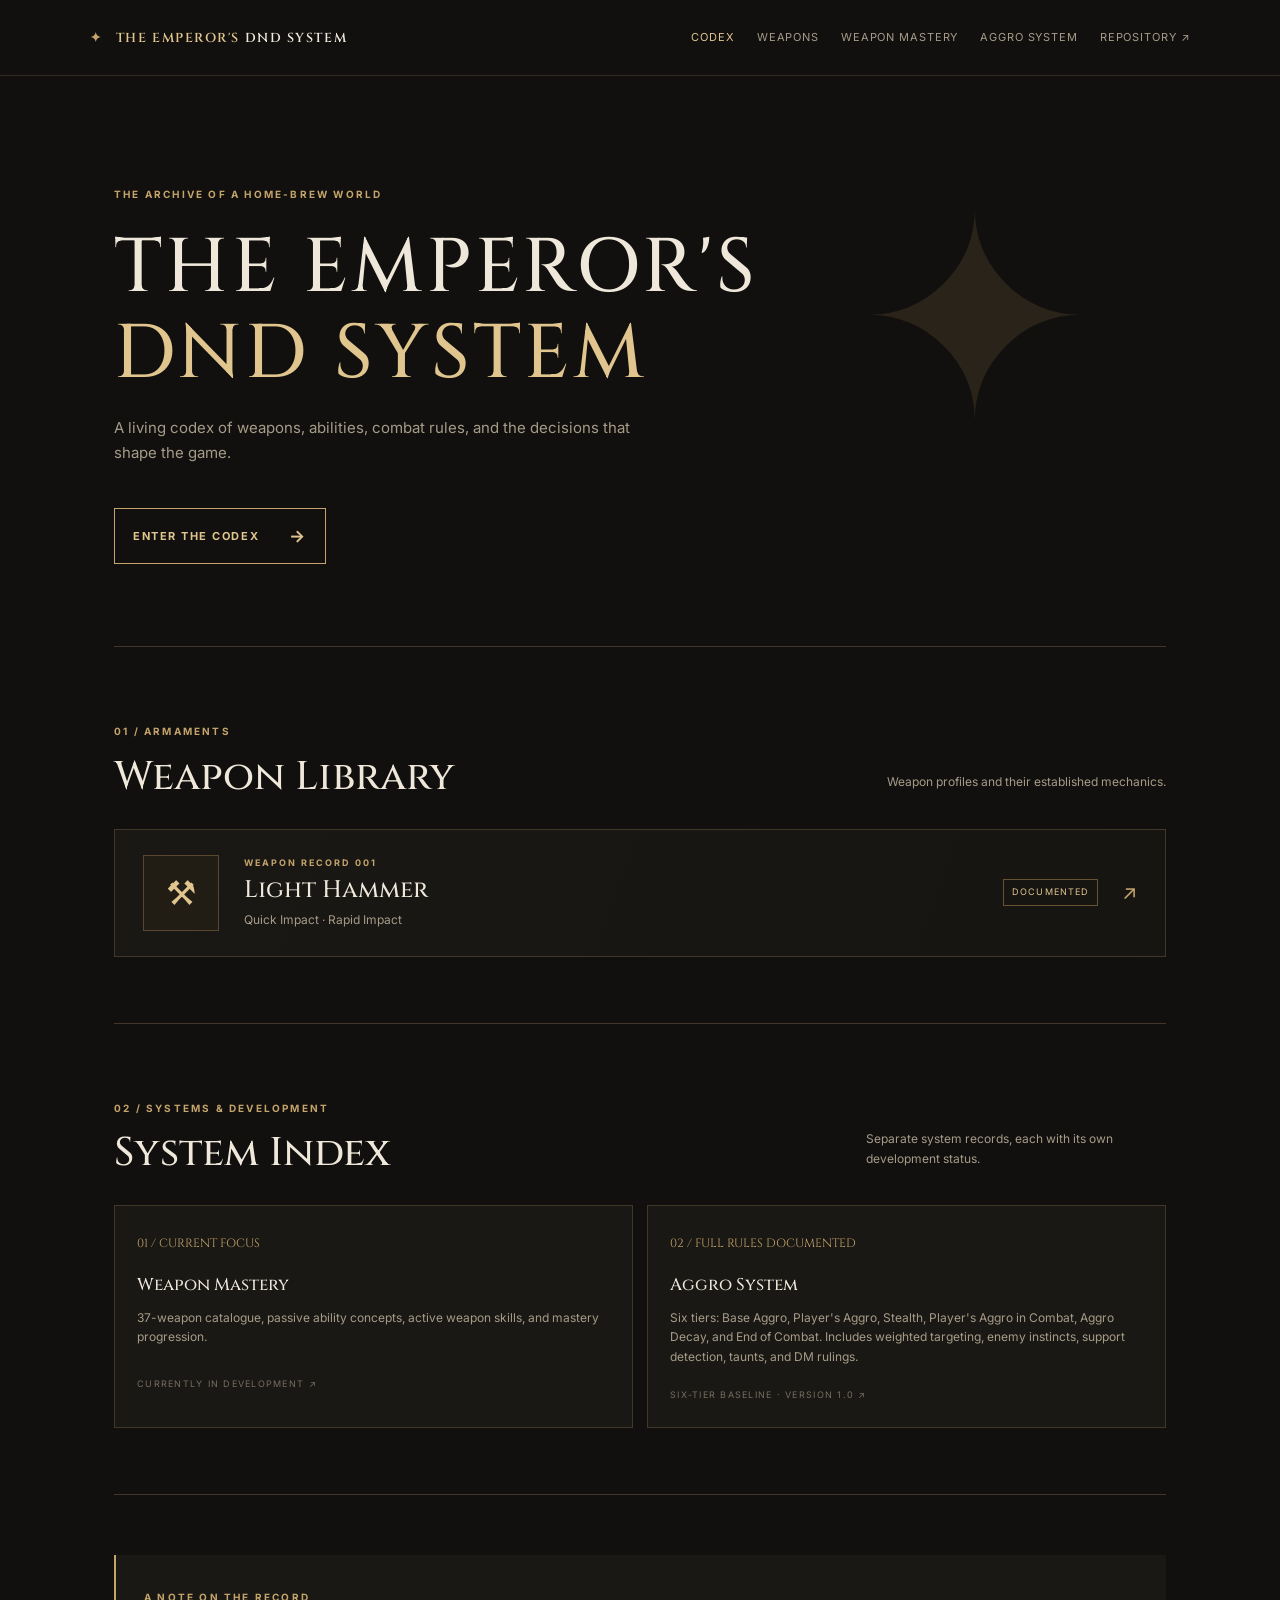
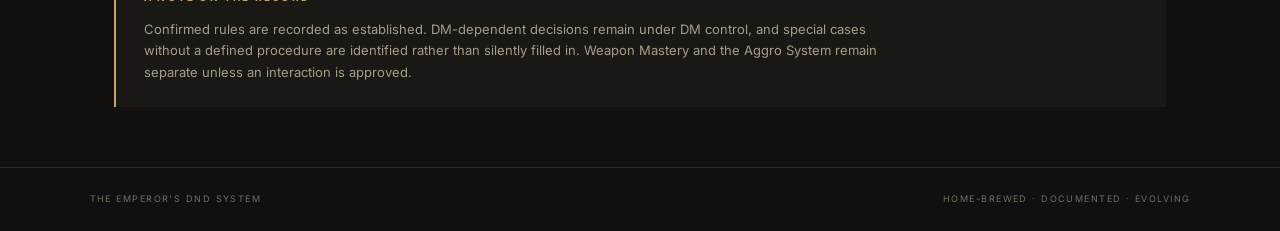
<file: index.html>
<!doctype html>
<html lang="en">
<head>
  <meta charset="utf-8">
  <meta name="viewport" content="width=device-width, initial-scale=1">
  <meta name="description" content="The Emperor's DND System — a homebrew tabletop RPG development archive.">
  <title>The Emperor's DND System</title>
  <link rel="stylesheet" href="assets/css/style.css">
</head>
<body>
  <header class="site-header">
    <a class="wordmark" href="index.html"><span class="wordmark-mark">✦</span> THE EMPEROR'S <span>DND SYSTEM</span></a>
    <nav aria-label="Main navigation">
      <a class="active" href="index.html">Codex</a>
      <a href="#weapons">Weapons</a>
      <a href="Weapon%20Master/index.html">Weapon Mastery</a>
      <a href="systems/aggro-system.html">Aggro System</a>
      <a href="https://github.com/NEXMD/THE-EMPERORS-DND-SYSTEM">Repository ↗</a>
    </nav>
  </header>

  <main>
    <section class="hero">
      <p class="eyebrow">THE ARCHIVE OF A HOME-BREW WORLD</p>
      <h1>THE EMPEROR'S<br><em>DND SYSTEM</em></h1>
      <p class="hero-copy">A living codex of weapons, abilities, combat rules, and the decisions that shape the game.</p>
      <a class="primary-link" href="#systems">ENTER THE CODEX <span>→</span></a>
      <div class="hero-ornament" aria-hidden="true">✦</div>
    </section>

    <section class="section-block" id="weapons">
      <div class="section-heading">
        <div><p class="eyebrow">01 / ARMAMENTS</p><h2>Weapon Library</h2></div>
        <p class="section-note">Weapon profiles and their established mechanics.</p>
      </div>
      <a class="weapon-card" href="weapons/light-hammer.html">
        <div class="weapon-symbol" aria-hidden="true">⚒</div>
        <div class="weapon-card-copy">
          <p class="card-kicker">WEAPON RECORD 001</p>
          <h3>Light Hammer</h3>
          <p>Quick Impact · Rapid Impact</p>
        </div>
        <div class="weapon-card-end"><span class="status">DOCUMENTED</span><span class="arrow">↗</span></div>
      </a>
    </section>

    <section class="section-block" id="systems">
      <div class="section-heading">
        <div><p class="eyebrow">02 / SYSTEMS & DEVELOPMENT</p><h2>System Index</h2></div>
        <p class="section-note">Separate system records, each with its own development status.</p>
      </div>
      <div class="system-grid two">
        <a class="system-card system-card-link" href="Weapon%20Master/index.html">
          <span>01 / CURRENT FOCUS</span>
          <h3>Weapon Mastery</h3>
          <p>37-weapon catalogue, passive ability concepts, active weapon skills, and mastery progression.</p>
          <small>CURRENTLY IN DEVELOPMENT ↗</small>
        </a>
        <a class="system-card system-card-link" href="systems/aggro-system.html">
          <span>02 / FULL RULES DOCUMENTED</span>
          <h3>Aggro System</h3>
          <p>Six tiers: Base Aggro, Player's Aggro, Stealth, Player's Aggro in Combat, Aggro Decay, and End of Combat. Includes weighted targeting, enemy instincts, support detection, taunts, and DM rulings.</p>
          <small>SIX-TIER BASELINE · VERSION 1.0 ↗</small>
        </a>
      </div>
    </section>

    <section class="archive-note">
      <p class="eyebrow">A NOTE ON THE RECORD</p>
      <p>Confirmed rules are recorded as established. DM-dependent decisions remain under DM control, and special cases without a defined procedure are identified rather than silently filled in. Weapon Mastery and the Aggro System remain separate unless an interaction is approved.</p>
    </section>
  </main>

  <footer class="site-footer">
    <span>THE EMPEROR'S DND SYSTEM</span>
    <span>HOME-BREWED · DOCUMENTED · EVOLVING</span>
  </footer>
</body>
</html>
</file>
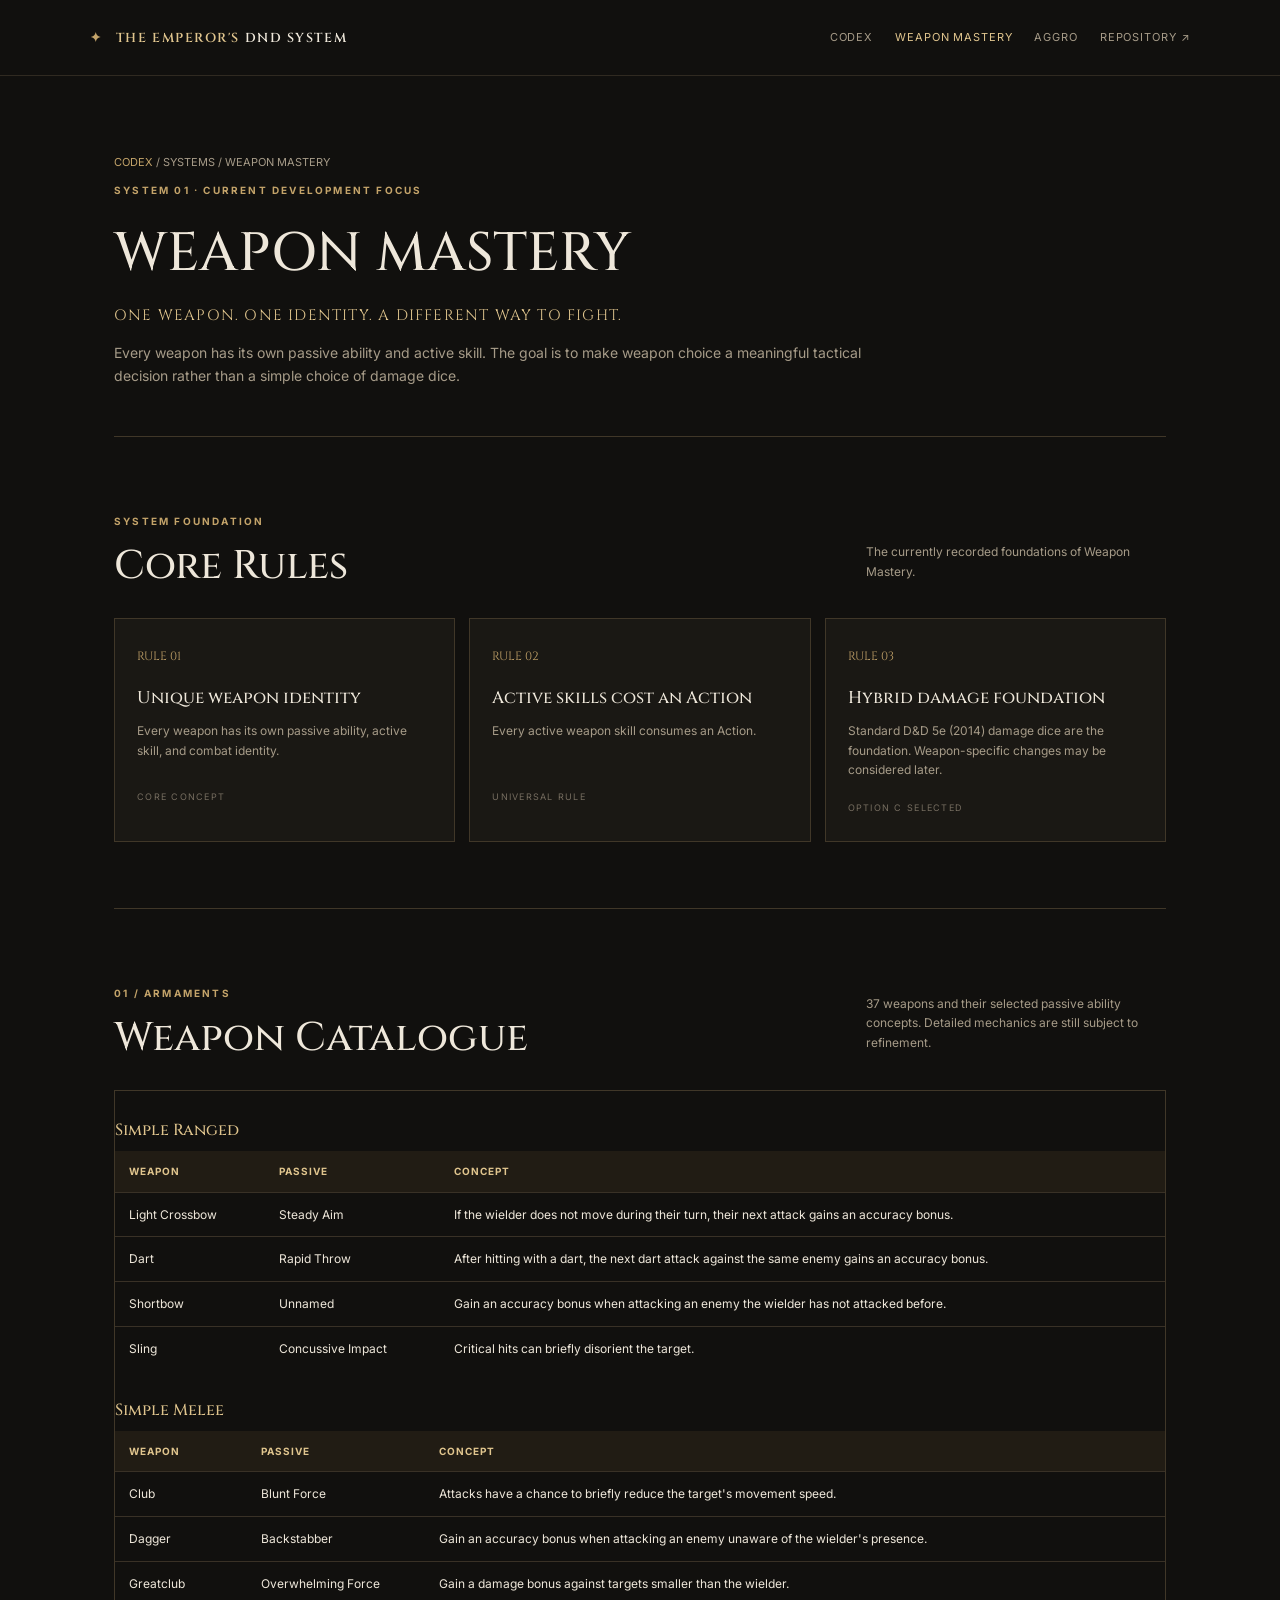
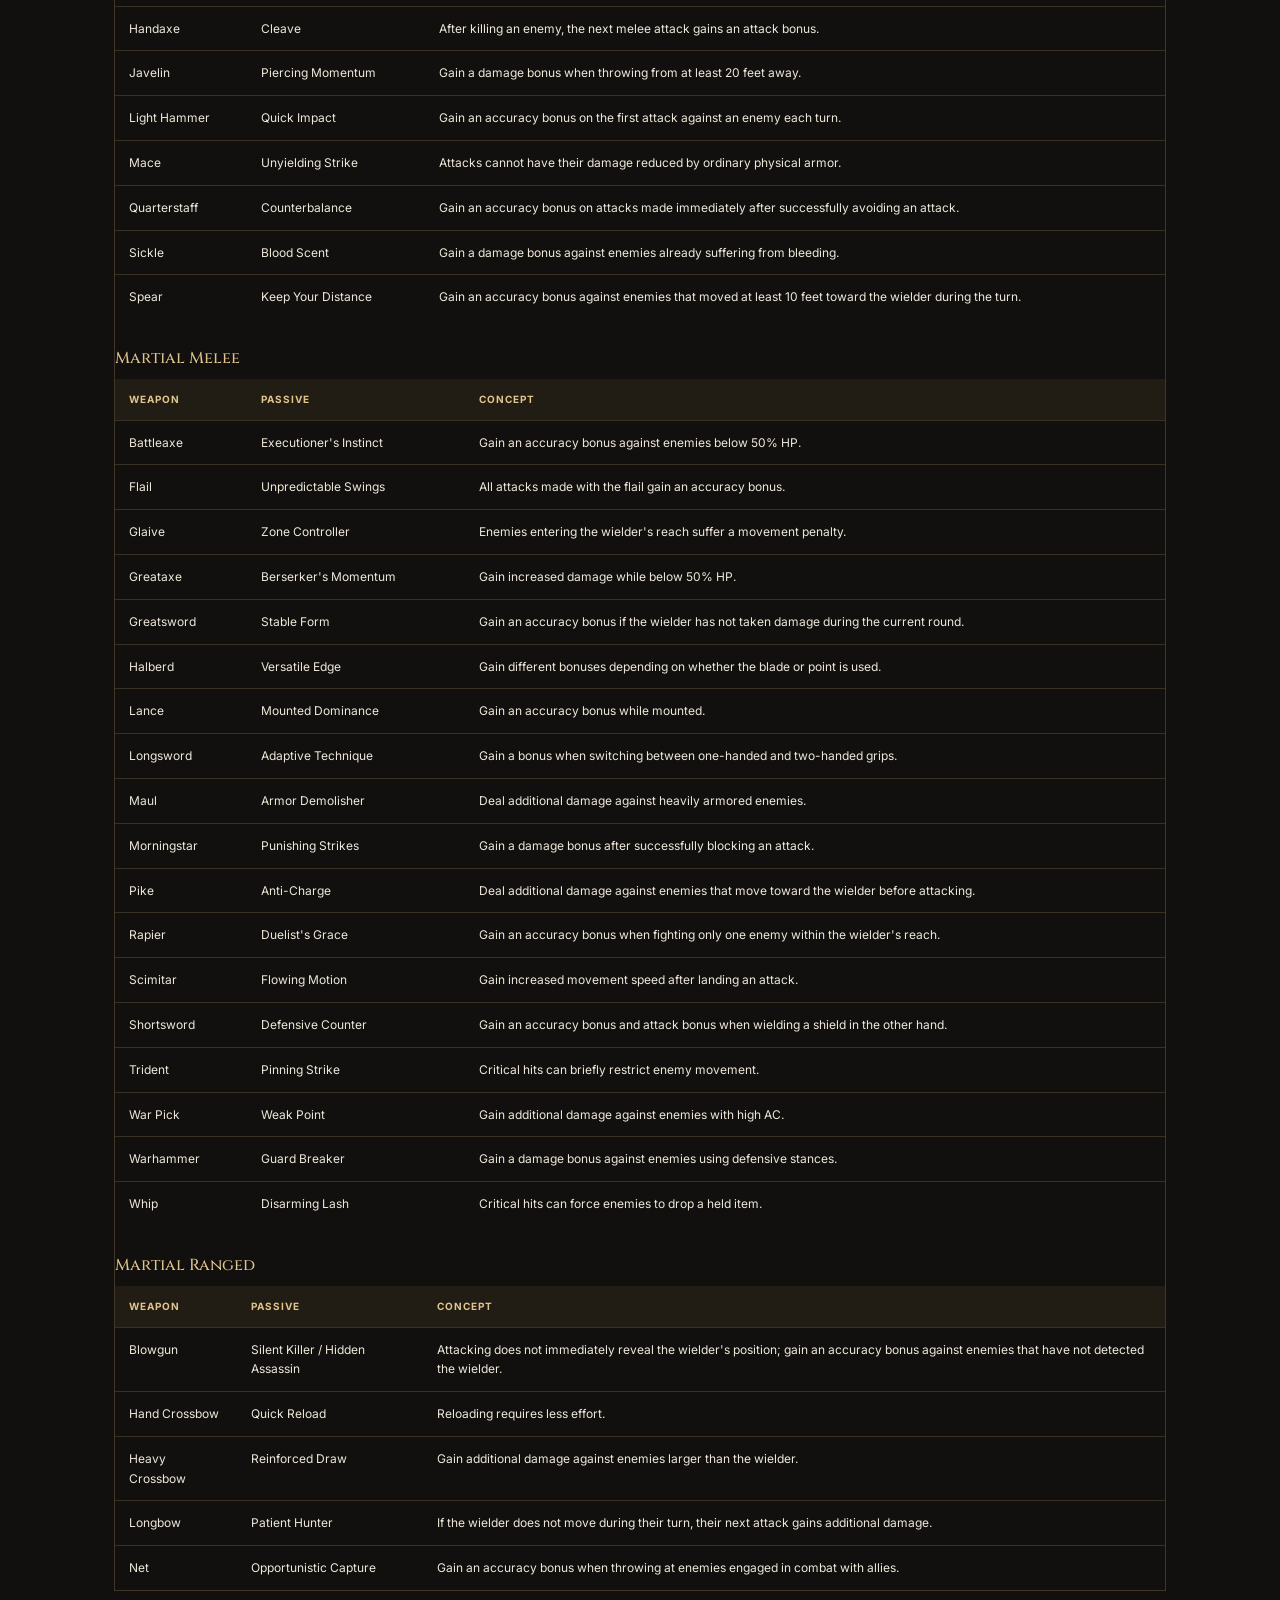
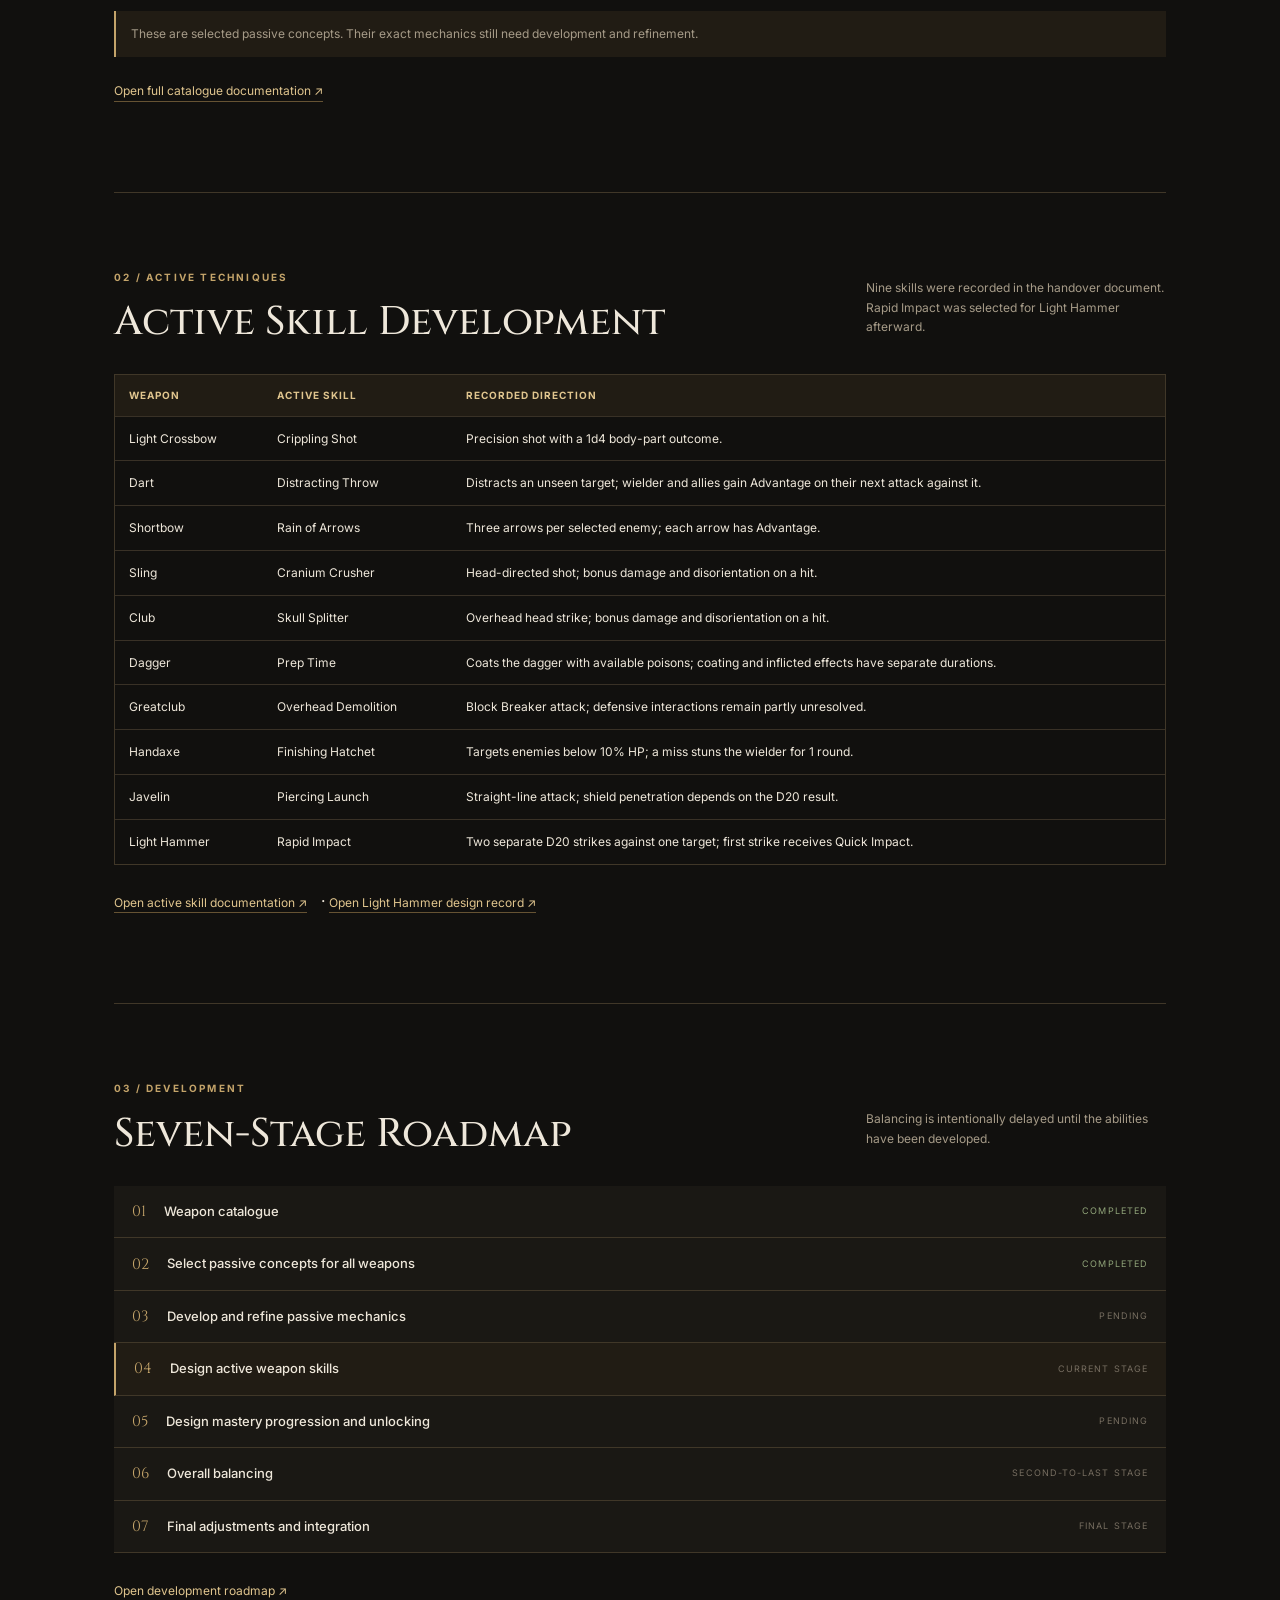
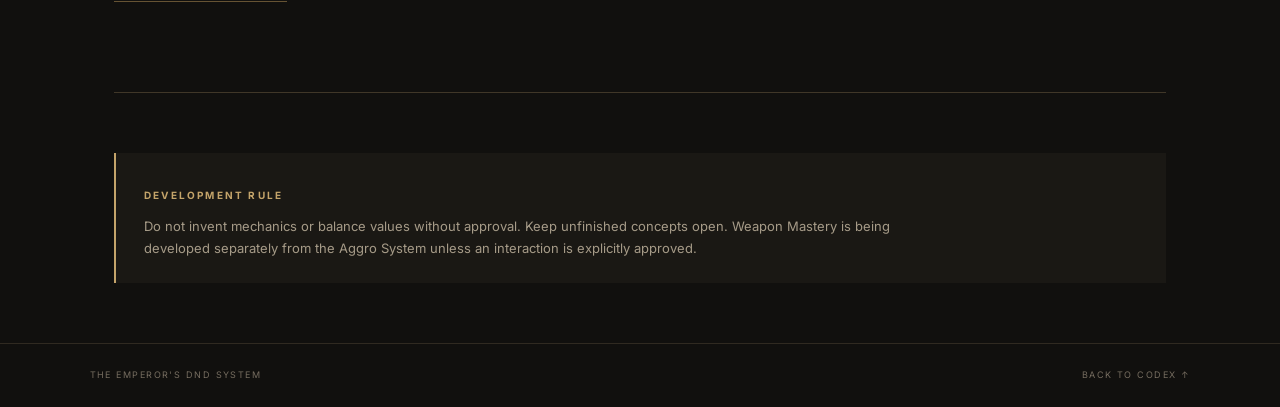
<file: Weapon Master/index.html>
<!doctype html>
<html lang="en">
<head>
  <meta charset="utf-8">
  <meta name="viewport" content="width=device-width, initial-scale=1">
  <meta name="description" content="Weapon Mastery: the weapon catalogue, passive concepts, active skills, and development roadmap.">
  <title>Weapon Mastery | The Emperor's DND System</title>
  <link rel="stylesheet" href="../assets/css/style.css">
</head>
<body>
  <header class="site-header">
    <a class="wordmark" href="../index.html"><span class="wordmark-mark">✦</span> THE EMPEROR'S <span>DND SYSTEM</span></a>
    <nav aria-label="Main navigation">
      <a href="../index.html">Codex</a>
      <a class="active" href="index.html">Weapon Mastery</a>
      <a href="../systems/aggro-system.html">Aggro</a>
      <a href="https://github.com/NEXMD/THE-EMPERORS-DND-SYSTEM">Repository ↗</a>
    </nav>
  </header>
  <main>
    <section class="page-title">
      <p class="breadcrumb"><a href="../index.html">CODEX</a> / SYSTEMS / WEAPON MASTERY</p>
      <p class="eyebrow">SYSTEM 01 · CURRENT DEVELOPMENT FOCUS</p>
      <h1>WEAPON MASTERY</h1>
      <p class="subtitle">ONE WEAPON. ONE IDENTITY. A DIFFERENT WAY TO FIGHT.</p>
      <p class="page-intro">Every weapon has its own passive ability and active skill. The goal is to make weapon choice a meaningful tactical decision rather than a simple choice of damage dice.</p>
    </section>

    <section class="section-block">
      <div class="section-heading">
        <div><p class="eyebrow">SYSTEM FOUNDATION</p><h2>Core Rules</h2></div>
        <p class="section-note">The currently recorded foundations of Weapon Mastery.</p>
      </div>
      <div class="system-grid">
        <article class="system-card"><span>RULE 01</span><h3>Unique weapon identity</h3><p>Every weapon has its own passive ability, active skill, and combat identity.</p><small>CORE CONCEPT</small></article>
        <article class="system-card"><span>RULE 02</span><h3>Active skills cost an Action</h3><p>Every active weapon skill consumes an Action.</p><small>UNIVERSAL RULE</small></article>
        <article class="system-card"><span>RULE 03</span><h3>Hybrid damage foundation</h3><p>Standard D&amp;D 5e (2014) damage dice are the foundation. Weapon-specific changes may be considered later.</p><small>OPTION C SELECTED</small></article>
      </div>
    </section>

    <section class="section-block">
      <div class="section-heading">
        <div><p class="eyebrow">01 / ARMAMENTS</p><h2>Weapon Catalogue</h2></div>
        <p class="section-note">37 weapons and their selected passive ability concepts. Detailed mechanics are still subject to refinement.</p>
      </div>
      <div class="table-wrap">
        <h3 class="table-heading">Simple Ranged</h3>
        <table class="data-table"><thead><tr><th>Weapon</th><th>Passive</th><th>Concept</th></tr></thead><tbody>
          <tr><td>Light Crossbow</td><td>Steady Aim</td><td>If the wielder does not move during their turn, their next attack gains an accuracy bonus.</td></tr>
          <tr><td>Dart</td><td>Rapid Throw</td><td>After hitting with a dart, the next dart attack against the same enemy gains an accuracy bonus.</td></tr>
          <tr><td>Shortbow</td><td>Unnamed</td><td>Gain an accuracy bonus when attacking an enemy the wielder has not attacked before.</td></tr>
          <tr><td>Sling</td><td>Concussive Impact</td><td>Critical hits can briefly disorient the target.</td></tr>
        </tbody></table>

        <h3 class="table-heading">Simple Melee</h3>
        <table class="data-table"><thead><tr><th>Weapon</th><th>Passive</th><th>Concept</th></tr></thead><tbody>
          <tr><td>Club</td><td>Blunt Force</td><td>Attacks have a chance to briefly reduce the target's movement speed.</td></tr>
          <tr><td>Dagger</td><td>Backstabber</td><td>Gain an accuracy bonus when attacking an enemy unaware of the wielder's presence.</td></tr>
          <tr><td>Greatclub</td><td>Overwhelming Force</td><td>Gain a damage bonus against targets smaller than the wielder.</td></tr>
          <tr><td>Handaxe</td><td>Cleave</td><td>After killing an enemy, the next melee attack gains an attack bonus.</td></tr>
          <tr><td>Javelin</td><td>Piercing Momentum</td><td>Gain a damage bonus when throwing from at least 20 feet away.</td></tr>
          <tr><td>Light Hammer</td><td>Quick Impact</td><td>Gain an accuracy bonus on the first attack against an enemy each turn.</td></tr>
          <tr><td>Mace</td><td>Unyielding Strike</td><td>Attacks cannot have their damage reduced by ordinary physical armor.</td></tr>
          <tr><td>Quarterstaff</td><td>Counterbalance</td><td>Gain an accuracy bonus on attacks made immediately after successfully avoiding an attack.</td></tr>
          <tr><td>Sickle</td><td>Blood Scent</td><td>Gain a damage bonus against enemies already suffering from bleeding.</td></tr>
          <tr><td>Spear</td><td>Keep Your Distance</td><td>Gain an accuracy bonus against enemies that moved at least 10 feet toward the wielder during the turn.</td></tr>
        </tbody></table>

        <h3 class="table-heading">Martial Melee</h3>
        <table class="data-table"><thead><tr><th>Weapon</th><th>Passive</th><th>Concept</th></tr></thead><tbody>
          <tr><td>Battleaxe</td><td>Executioner's Instinct</td><td>Gain an accuracy bonus against enemies below 50% HP.</td></tr>
          <tr><td>Flail</td><td>Unpredictable Swings</td><td>All attacks made with the flail gain an accuracy bonus.</td></tr>
          <tr><td>Glaive</td><td>Zone Controller</td><td>Enemies entering the wielder's reach suffer a movement penalty.</td></tr>
          <tr><td>Greataxe</td><td>Berserker's Momentum</td><td>Gain increased damage while below 50% HP.</td></tr>
          <tr><td>Greatsword</td><td>Stable Form</td><td>Gain an accuracy bonus if the wielder has not taken damage during the current round.</td></tr>
          <tr><td>Halberd</td><td>Versatile Edge</td><td>Gain different bonuses depending on whether the blade or point is used.</td></tr>
          <tr><td>Lance</td><td>Mounted Dominance</td><td>Gain an accuracy bonus while mounted.</td></tr>
          <tr><td>Longsword</td><td>Adaptive Technique</td><td>Gain a bonus when switching between one-handed and two-handed grips.</td></tr>
          <tr><td>Maul</td><td>Armor Demolisher</td><td>Deal additional damage against heavily armored enemies.</td></tr>
          <tr><td>Morningstar</td><td>Punishing Strikes</td><td>Gain a damage bonus after successfully blocking an attack.</td></tr>
          <tr><td>Pike</td><td>Anti-Charge</td><td>Deal additional damage against enemies that move toward the wielder before attacking.</td></tr>
          <tr><td>Rapier</td><td>Duelist's Grace</td><td>Gain an accuracy bonus when fighting only one enemy within the wielder's reach.</td></tr>
          <tr><td>Scimitar</td><td>Flowing Motion</td><td>Gain increased movement speed after landing an attack.</td></tr>
          <tr><td>Shortsword</td><td>Defensive Counter</td><td>Gain an accuracy bonus and attack bonus when wielding a shield in the other hand.</td></tr>
          <tr><td>Trident</td><td>Pinning Strike</td><td>Critical hits can briefly restrict enemy movement.</td></tr>
          <tr><td>War Pick</td><td>Weak Point</td><td>Gain additional damage against enemies with high AC.</td></tr>
          <tr><td>Warhammer</td><td>Guard Breaker</td><td>Gain a damage bonus against enemies using defensive stances.</td></tr>
          <tr><td>Whip</td><td>Disarming Lash</td><td>Critical hits can force enemies to drop a held item.</td></tr>
        </tbody></table>

        <h3 class="table-heading">Martial Ranged</h3>
        <table class="data-table"><thead><tr><th>Weapon</th><th>Passive</th><th>Concept</th></tr></thead><tbody>
          <tr><td>Blowgun</td><td>Silent Killer / Hidden Assassin</td><td>Attacking does not immediately reveal the wielder's position; gain an accuracy bonus against enemies that have not detected the wielder.</td></tr>
          <tr><td>Hand Crossbow</td><td>Quick Reload</td><td>Reloading requires less effort.</td></tr>
          <tr><td>Heavy Crossbow</td><td>Reinforced Draw</td><td>Gain additional damage against enemies larger than the wielder.</td></tr>
          <tr><td>Longbow</td><td>Patient Hunter</td><td>If the wielder does not move during their turn, their next attack gains additional damage.</td></tr>
          <tr><td>Net</td><td>Opportunistic Capture</td><td>Gain an accuracy bonus when throwing at enemies engaged in combat with allies.</td></tr>
        </tbody></table>
      </div>
      <p class="notice">These are selected passive concepts. Their exact mechanics still need development and refinement.</p>
      <p><a class="text-link" href="https://github.com/NEXMD/THE-EMPERORS-DND-SYSTEM/blob/main/Weapon%20Master/Weapon%20Catalogue.md">Open full catalogue documentation ↗</a></p>
    </section>

    <section class="section-block">
      <div class="section-heading">
        <div><p class="eyebrow">02 / ACTIVE TECHNIQUES</p><h2>Active Skill Development</h2></div>
        <p class="section-note">Nine skills were recorded in the handover document. Rapid Impact was selected for Light Hammer afterward.</p>
      </div>
      <div class="table-wrap">
        <table class="data-table"><thead><tr><th>Weapon</th><th>Active skill</th><th>Recorded direction</th></tr></thead><tbody>
          <tr><td>Light Crossbow</td><td>Crippling Shot</td><td>Precision shot with a 1d4 body-part outcome.</td></tr>
          <tr><td>Dart</td><td>Distracting Throw</td><td>Distracts an unseen target; wielder and allies gain Advantage on their next attack against it.</td></tr>
          <tr><td>Shortbow</td><td>Rain of Arrows</td><td>Three arrows per selected enemy; each arrow has Advantage.</td></tr>
          <tr><td>Sling</td><td>Cranium Crusher</td><td>Head-directed shot; bonus damage and disorientation on a hit.</td></tr>
          <tr><td>Club</td><td>Skull Splitter</td><td>Overhead head strike; bonus damage and disorientation on a hit.</td></tr>
          <tr><td>Dagger</td><td>Prep Time</td><td>Coats the dagger with available poisons; coating and inflicted effects have separate durations.</td></tr>
          <tr><td>Greatclub</td><td>Overhead Demolition</td><td>Block Breaker attack; defensive interactions remain partly unresolved.</td></tr>
          <tr><td>Handaxe</td><td>Finishing Hatchet</td><td>Targets enemies below 10% HP; a miss stuns the wielder for 1 round.</td></tr>
          <tr><td>Javelin</td><td>Piercing Launch</td><td>Straight-line attack; shield penetration depends on the D20 result.</td></tr>
          <tr><td>Light Hammer</td><td><a href="../weapons/light-hammer.html">Rapid Impact</a></td><td>Two separate D20 strikes against one target; first strike receives Quick Impact.</td></tr>
        </tbody></table>
      </div>
      <p><a class="text-link" href="https://github.com/NEXMD/THE-EMPERORS-DND-SYSTEM/blob/main/Weapon%20Master/Active%20Skills.md">Open active skill documentation ↗</a> · <a class="text-link" href="https://github.com/NEXMD/THE-EMPERORS-DND-SYSTEM/blob/main/Weapon%20Master/Weapons/Light%20Hammer.md">Open Light Hammer design record ↗</a></p>
    </section>

    <section class="section-block">
      <div class="section-heading">
        <div><p class="eyebrow">03 / DEVELOPMENT</p><h2>Seven-Stage Roadmap</h2></div>
        <p class="section-note">Balancing is intentionally delayed until the abilities have been developed.</p>
      </div>
      <ol class="roadmap-list">
        <li class="complete"><span>01</span><div><strong>Weapon catalogue</strong><small>COMPLETED</small></div></li>
        <li class="complete"><span>02</span><div><strong>Select passive concepts for all weapons</strong><small>COMPLETED</small></div></li>
        <li><span>03</span><div><strong>Develop and refine passive mechanics</strong><small>PENDING</small></div></li>
        <li class="current"><span>04</span><div><strong>Design active weapon skills</strong><small>CURRENT STAGE</small></div></li>
        <li><span>05</span><div><strong>Design mastery progression and unlocking</strong><small>PENDING</small></div></li>
        <li><span>06</span><div><strong>Overall balancing</strong><small>SECOND-TO-LAST STAGE</small></div></li>
        <li><span>07</span><div><strong>Final adjustments and integration</strong><small>FINAL STAGE</small></div></li>
      </ol>
      <p><a class="text-link" href="https://github.com/NEXMD/THE-EMPERORS-DND-SYSTEM/blob/main/Weapon%20Master/Development%20Roadmap.md">Open development roadmap ↗</a></p>
    </section>

    <section class="archive-note">
      <p class="eyebrow">DEVELOPMENT RULE</p>
      <p>Do not invent mechanics or balance values without approval. Keep unfinished concepts open. Weapon Mastery is being developed separately from the Aggro System unless an interaction is explicitly approved.</p>
    </section>
  </main>
  <footer class="site-footer">
    <span>THE EMPEROR'S DND SYSTEM</span>
    <span><a href="../index.html">BACK TO CODEX ↑</a></span>
  </footer>
</body>
</html>
</file>
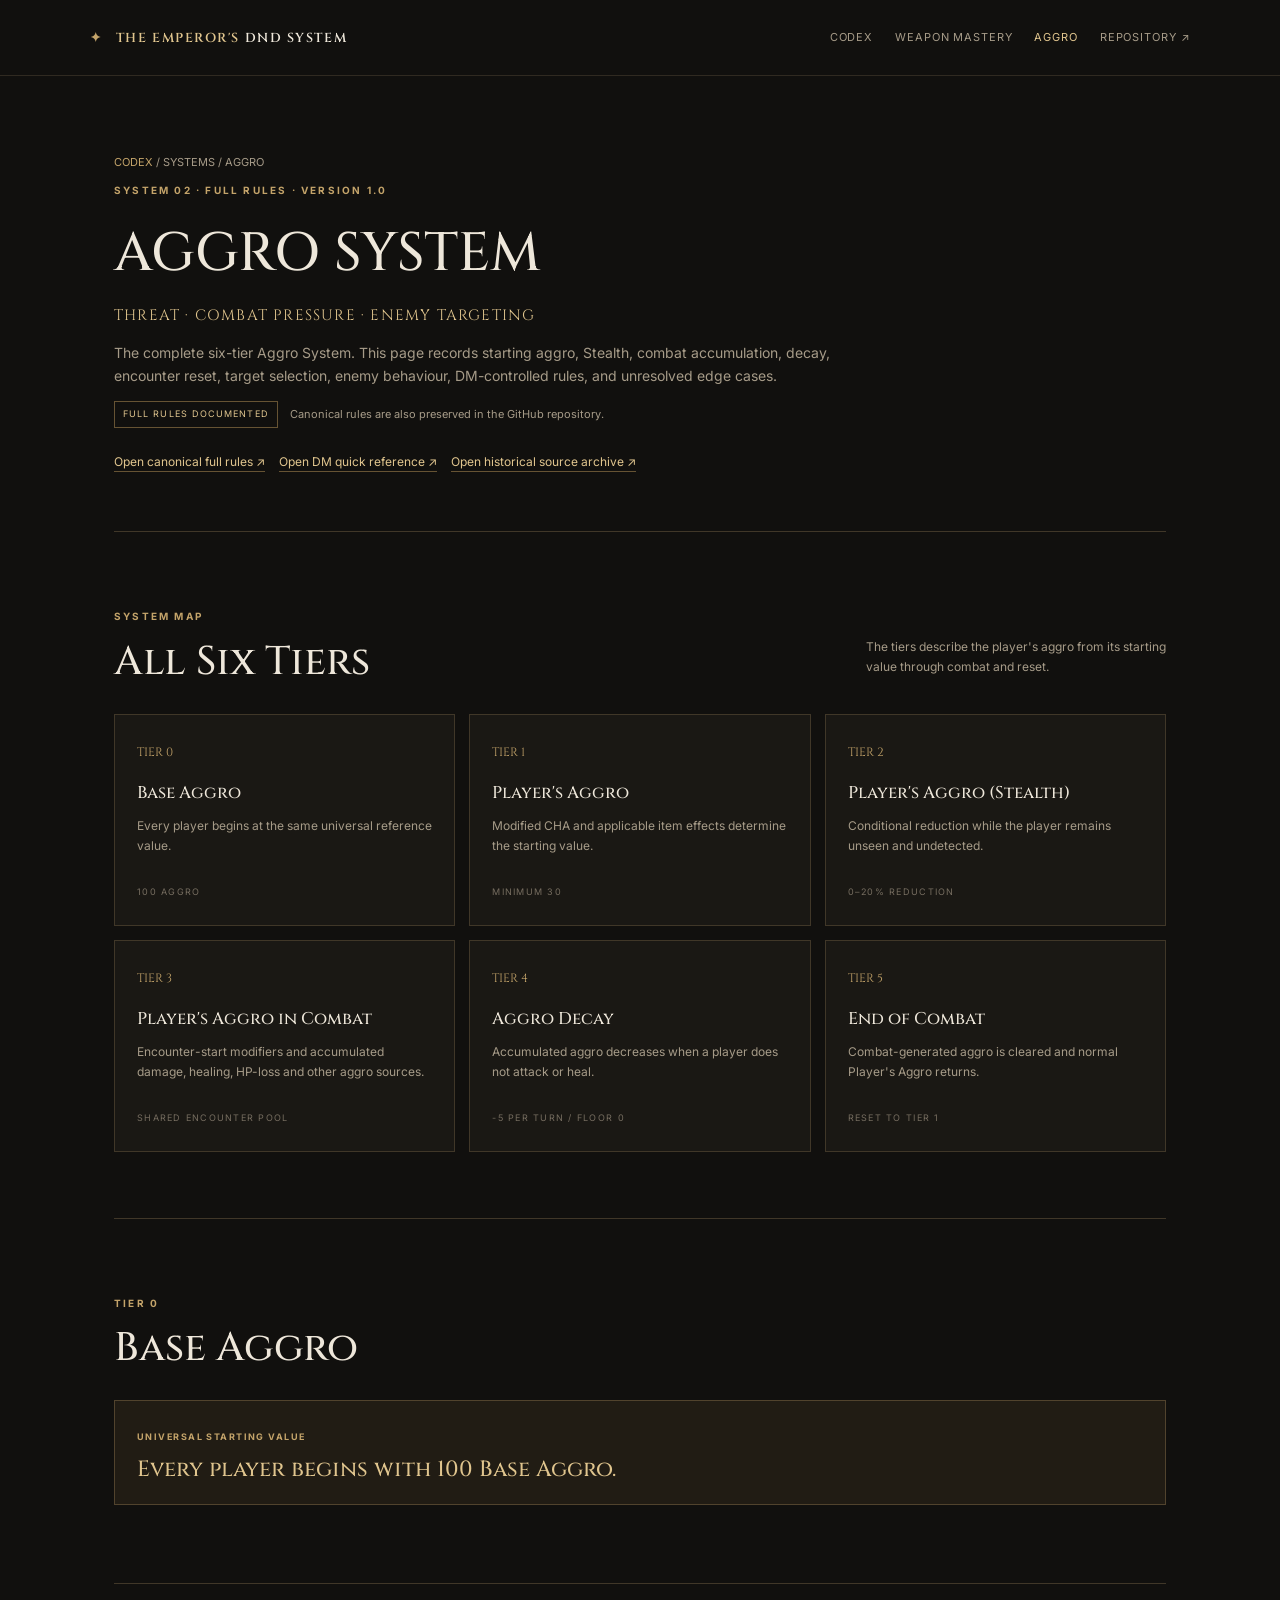
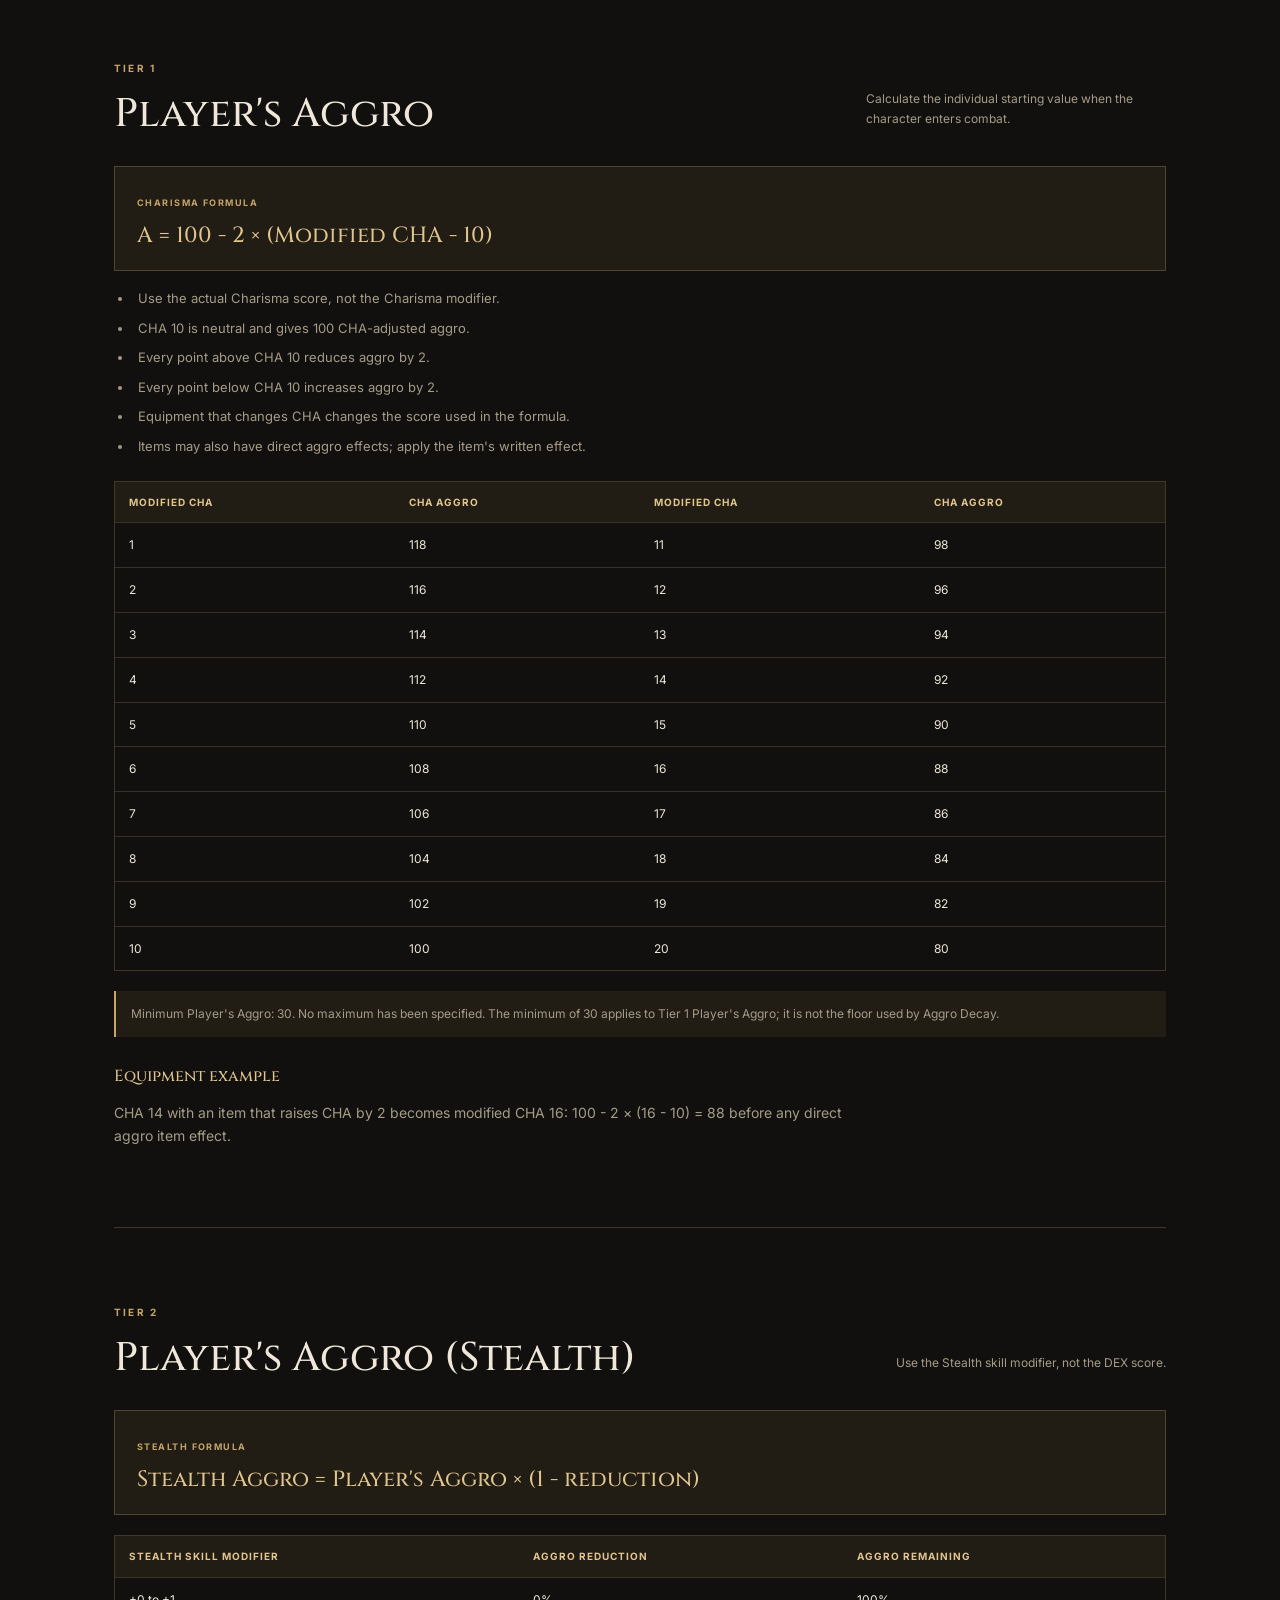
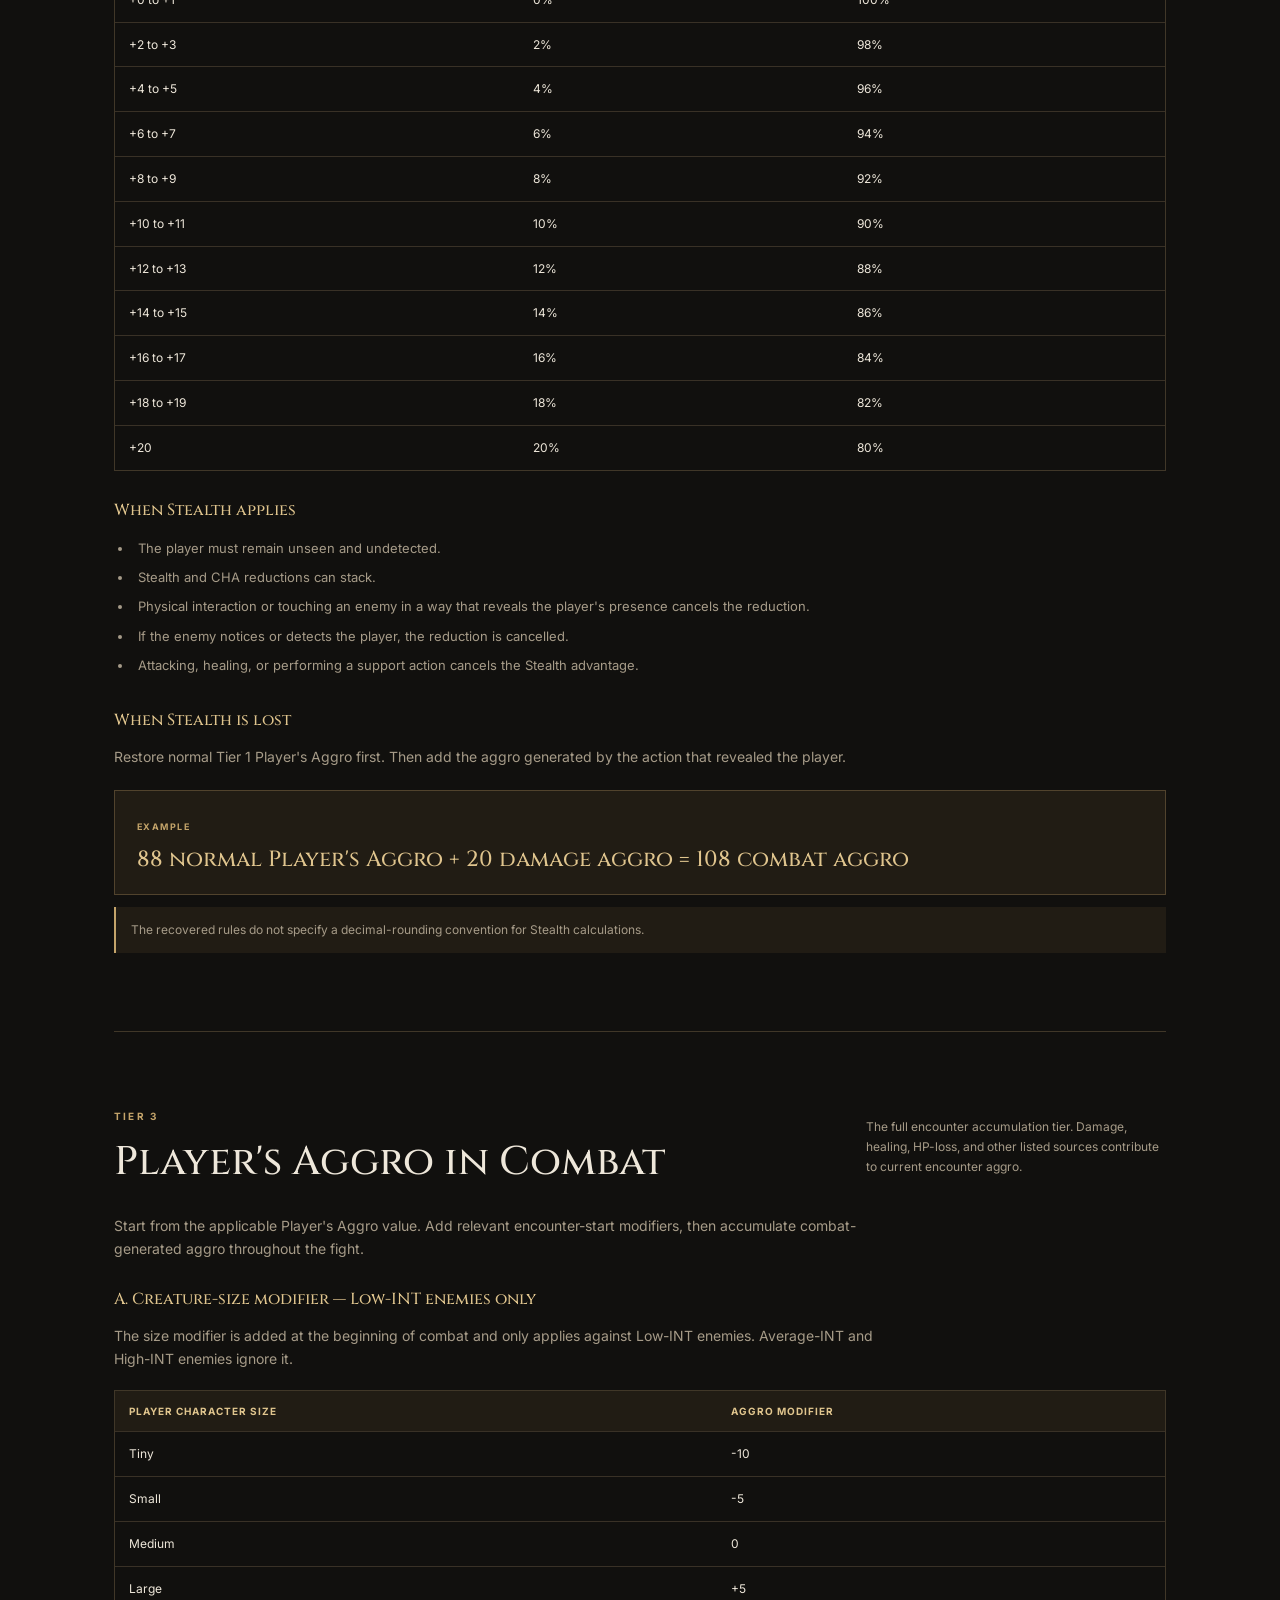
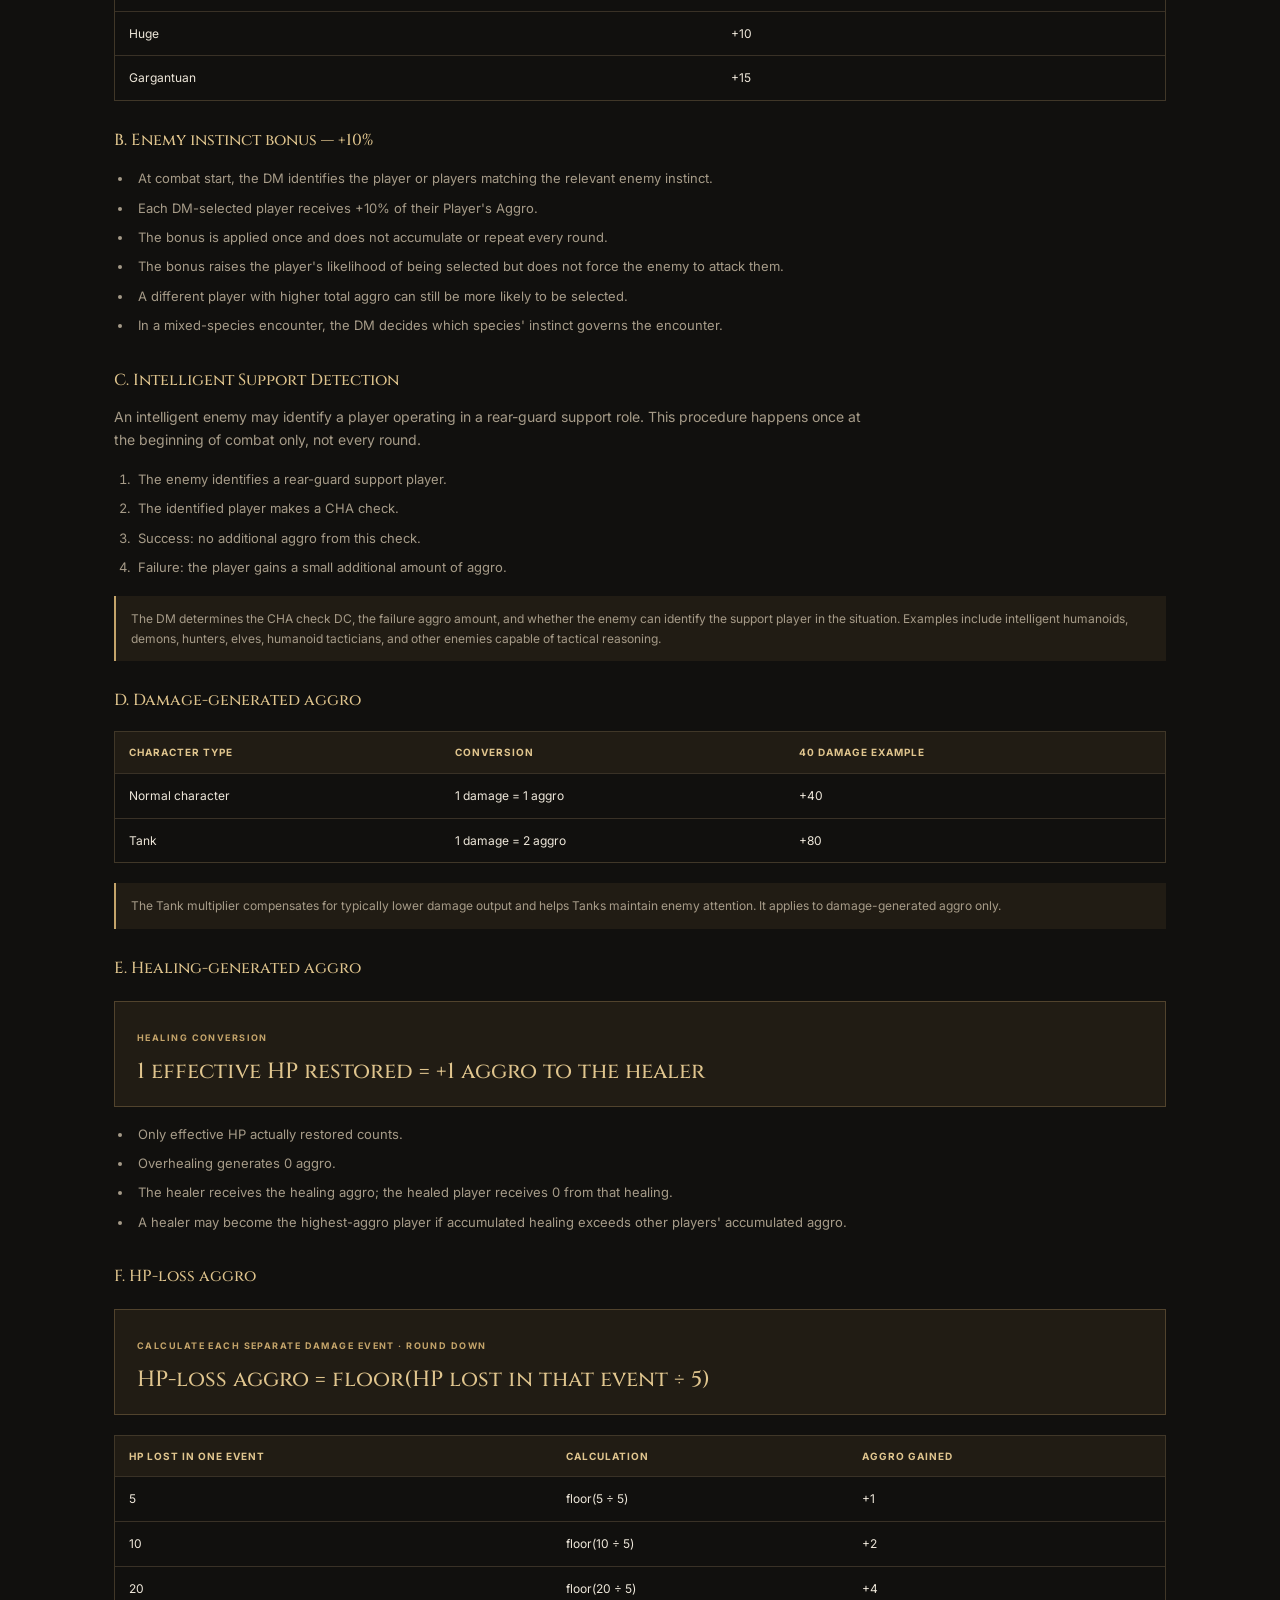
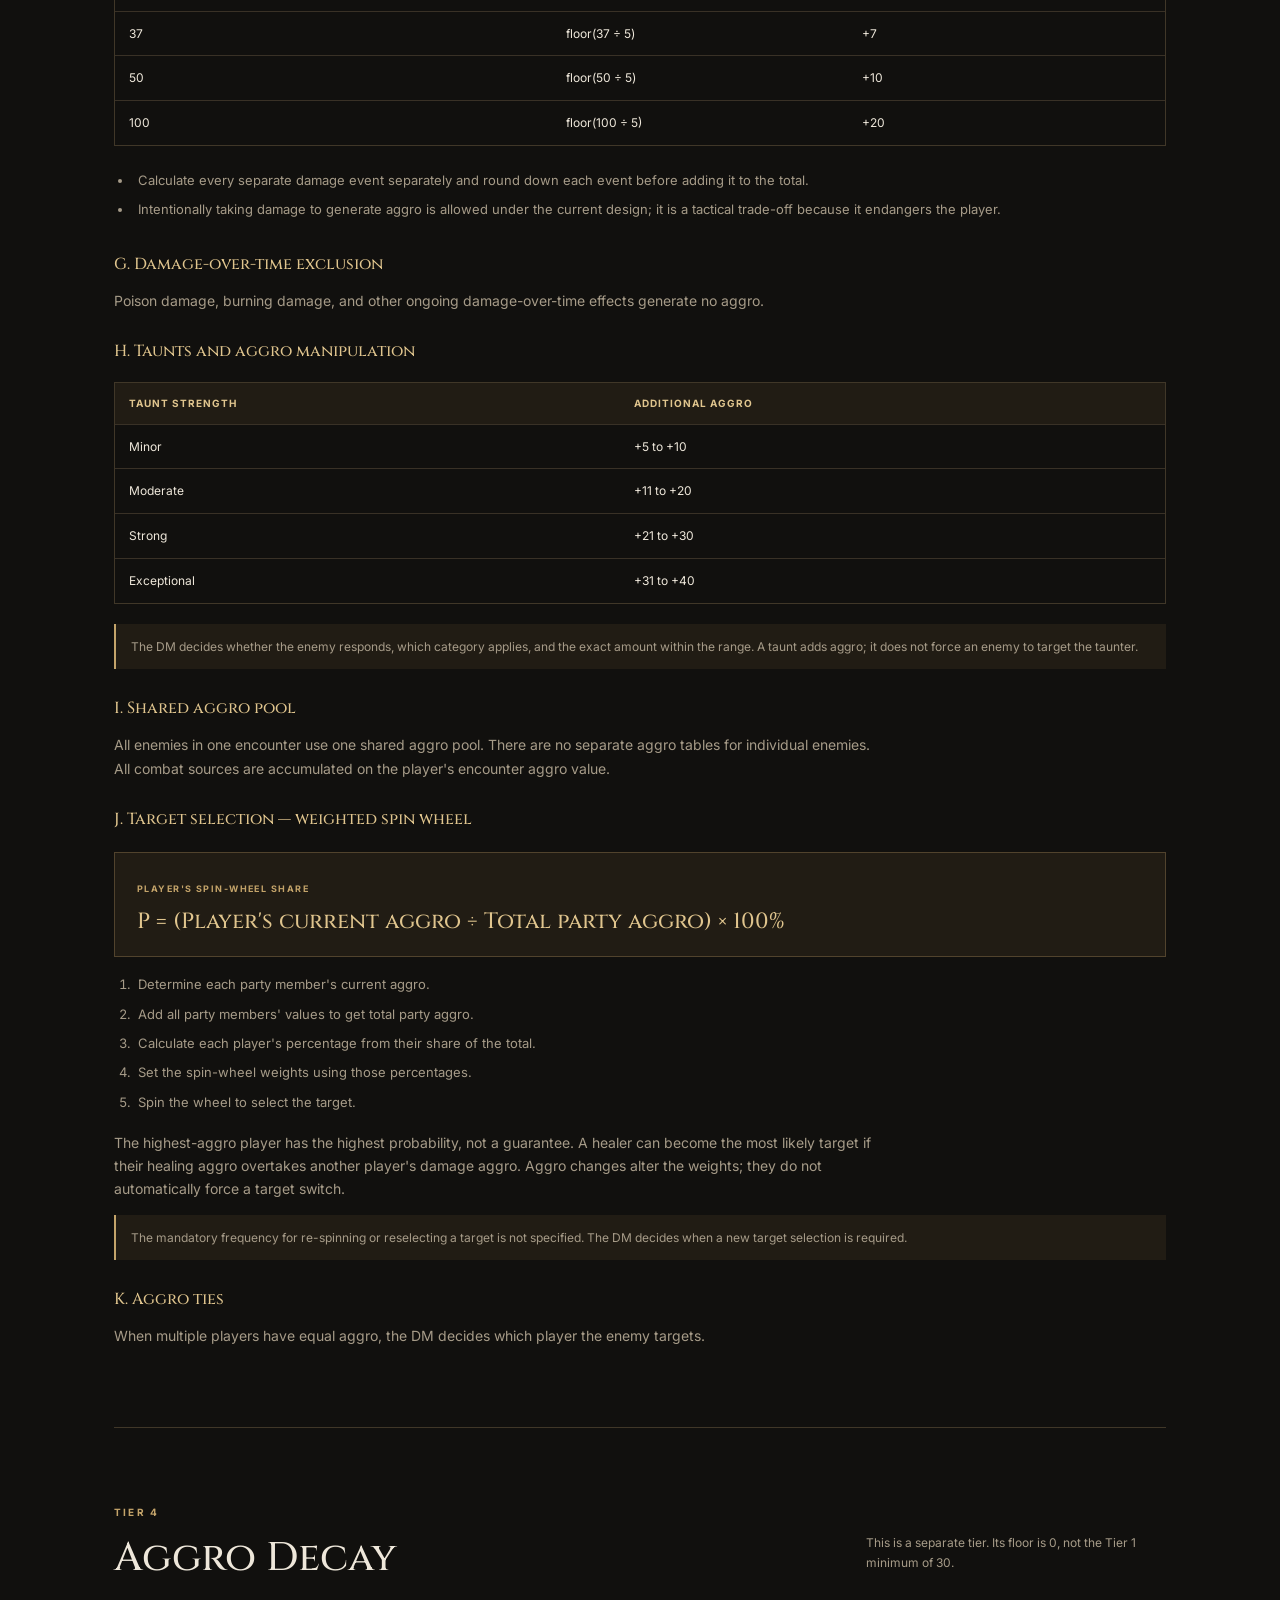
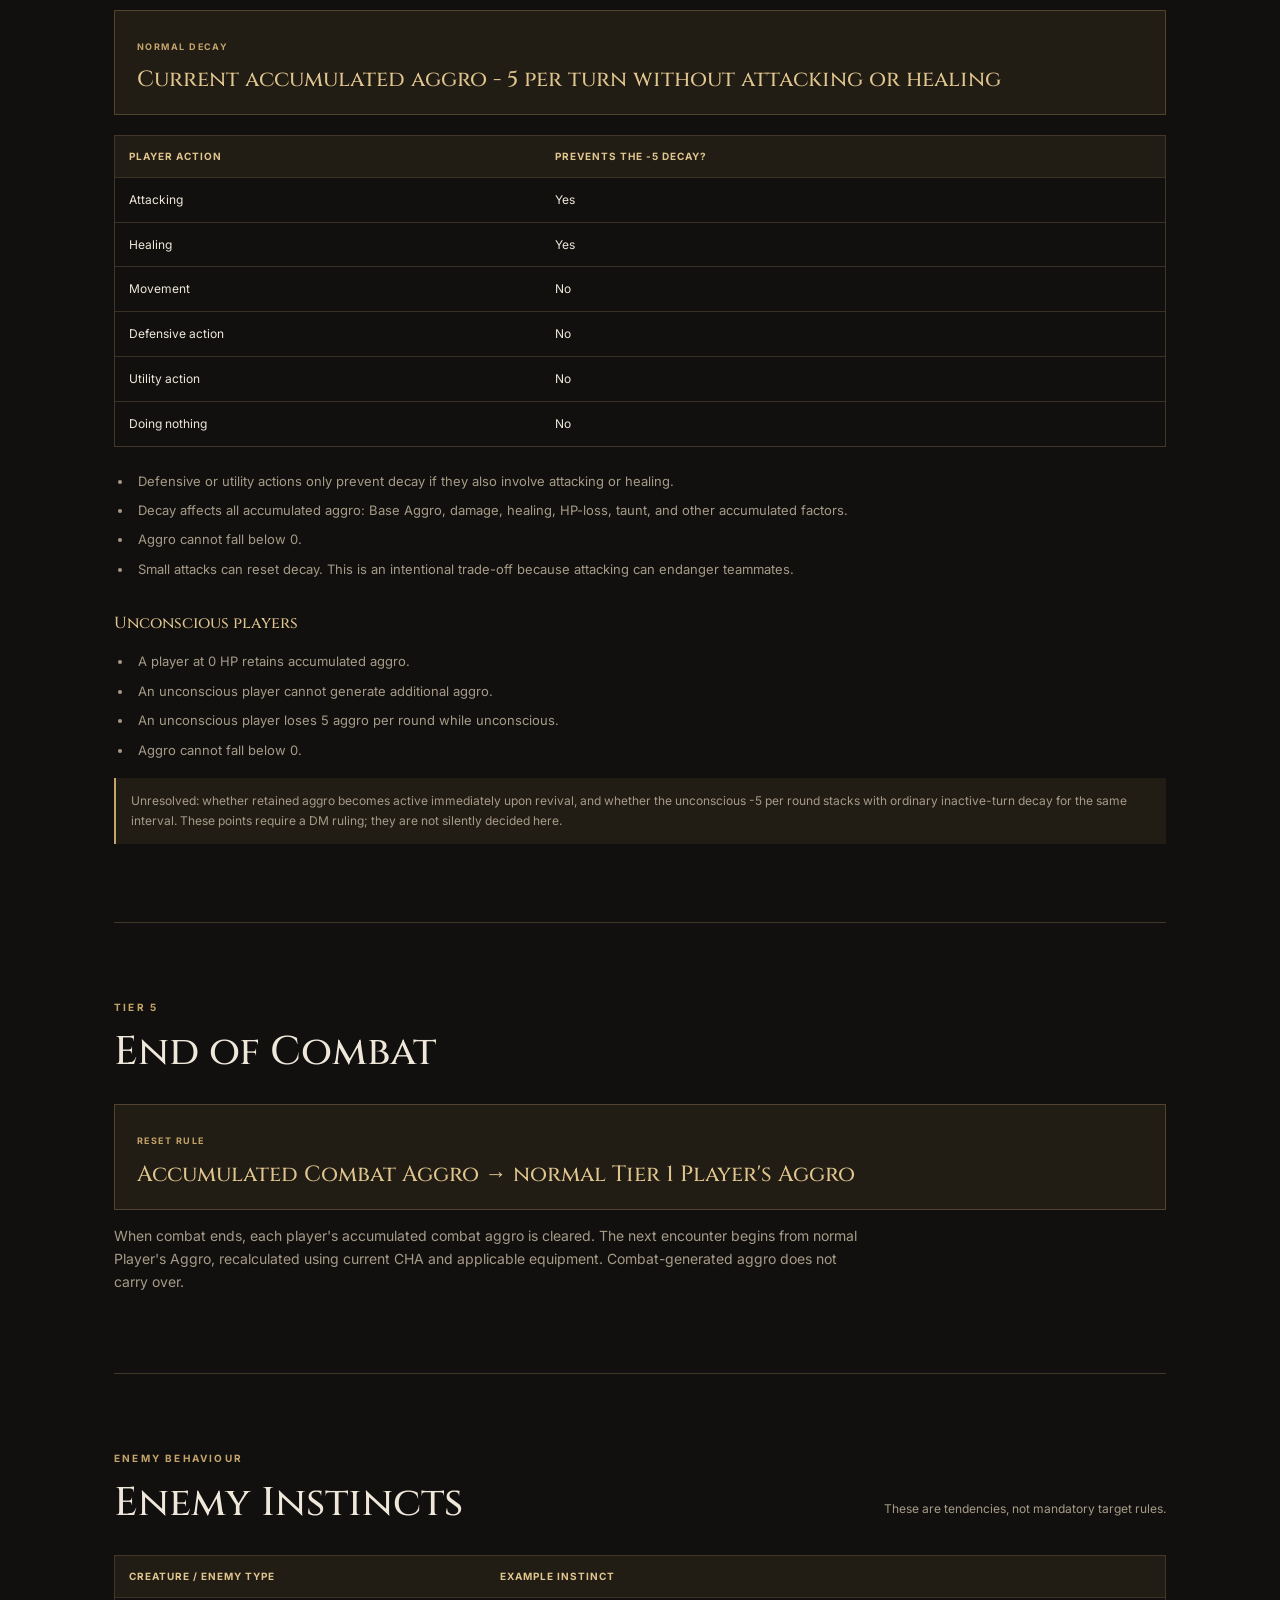
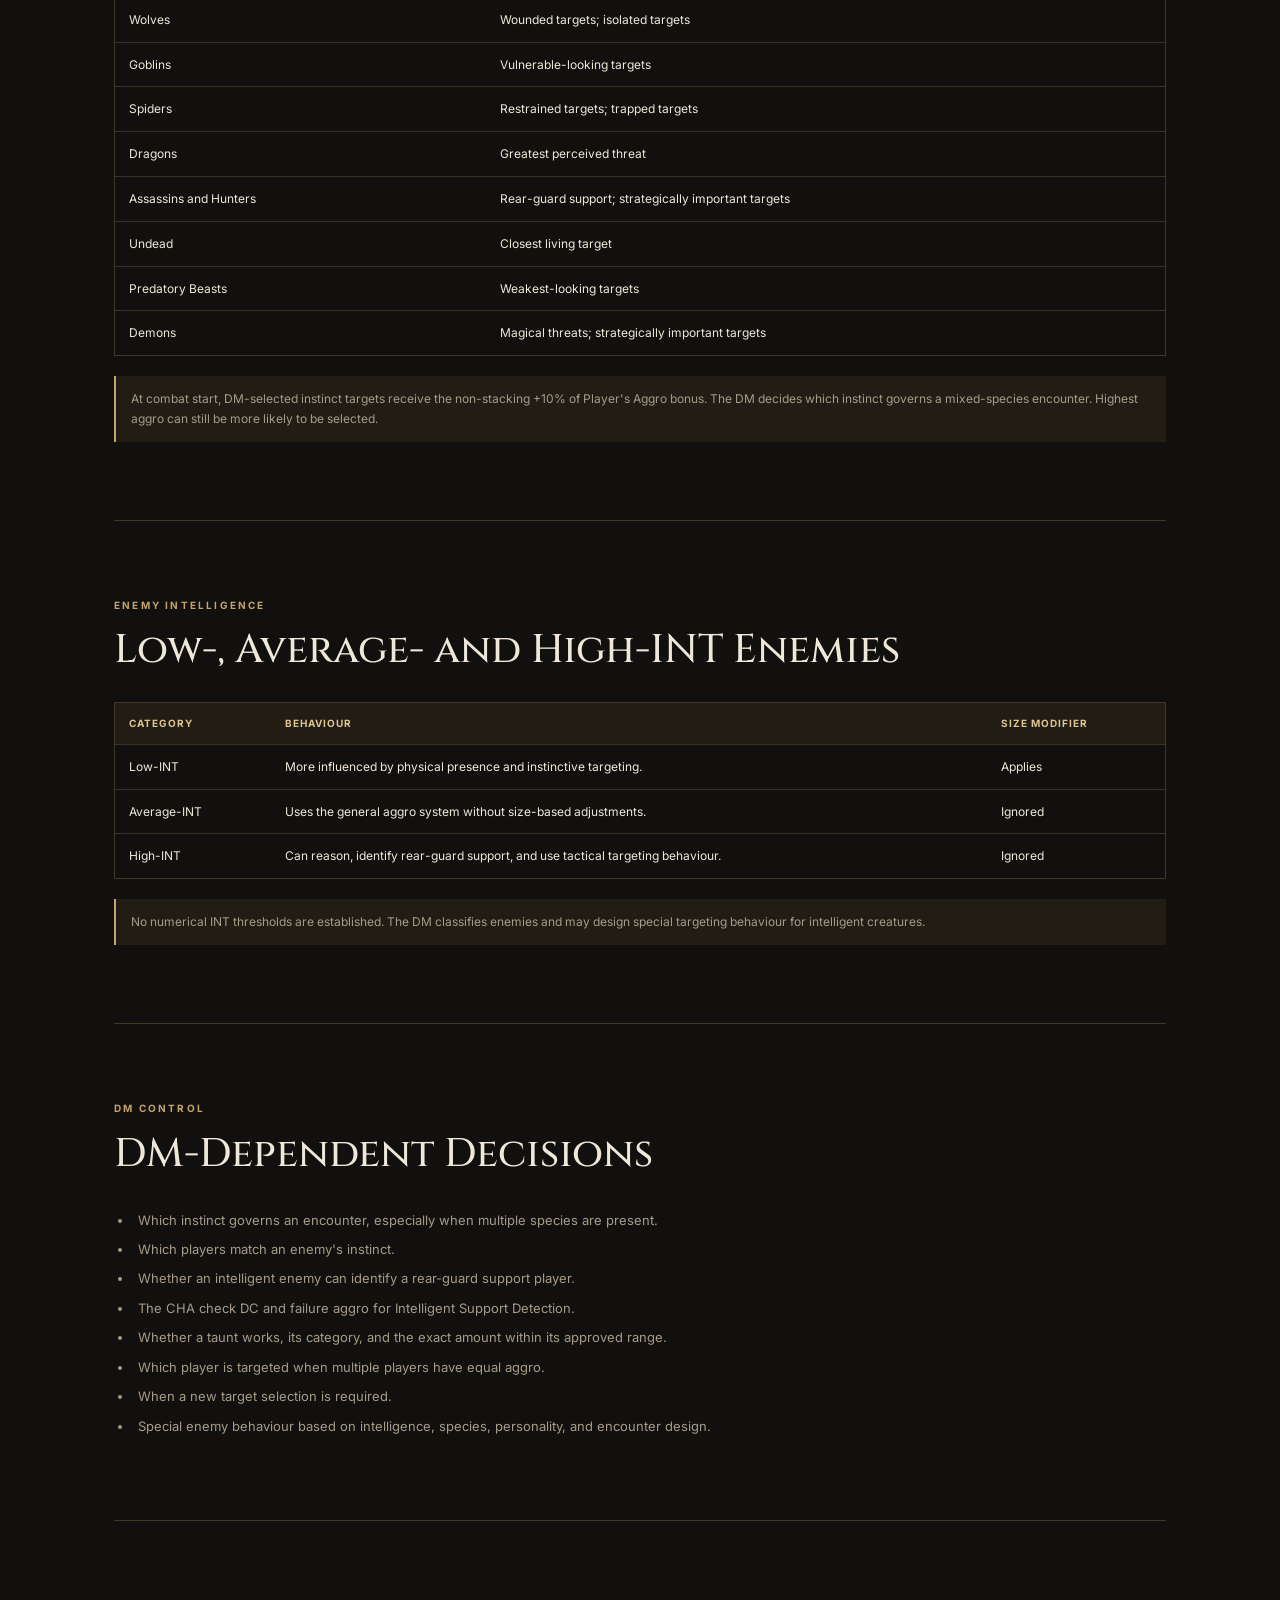
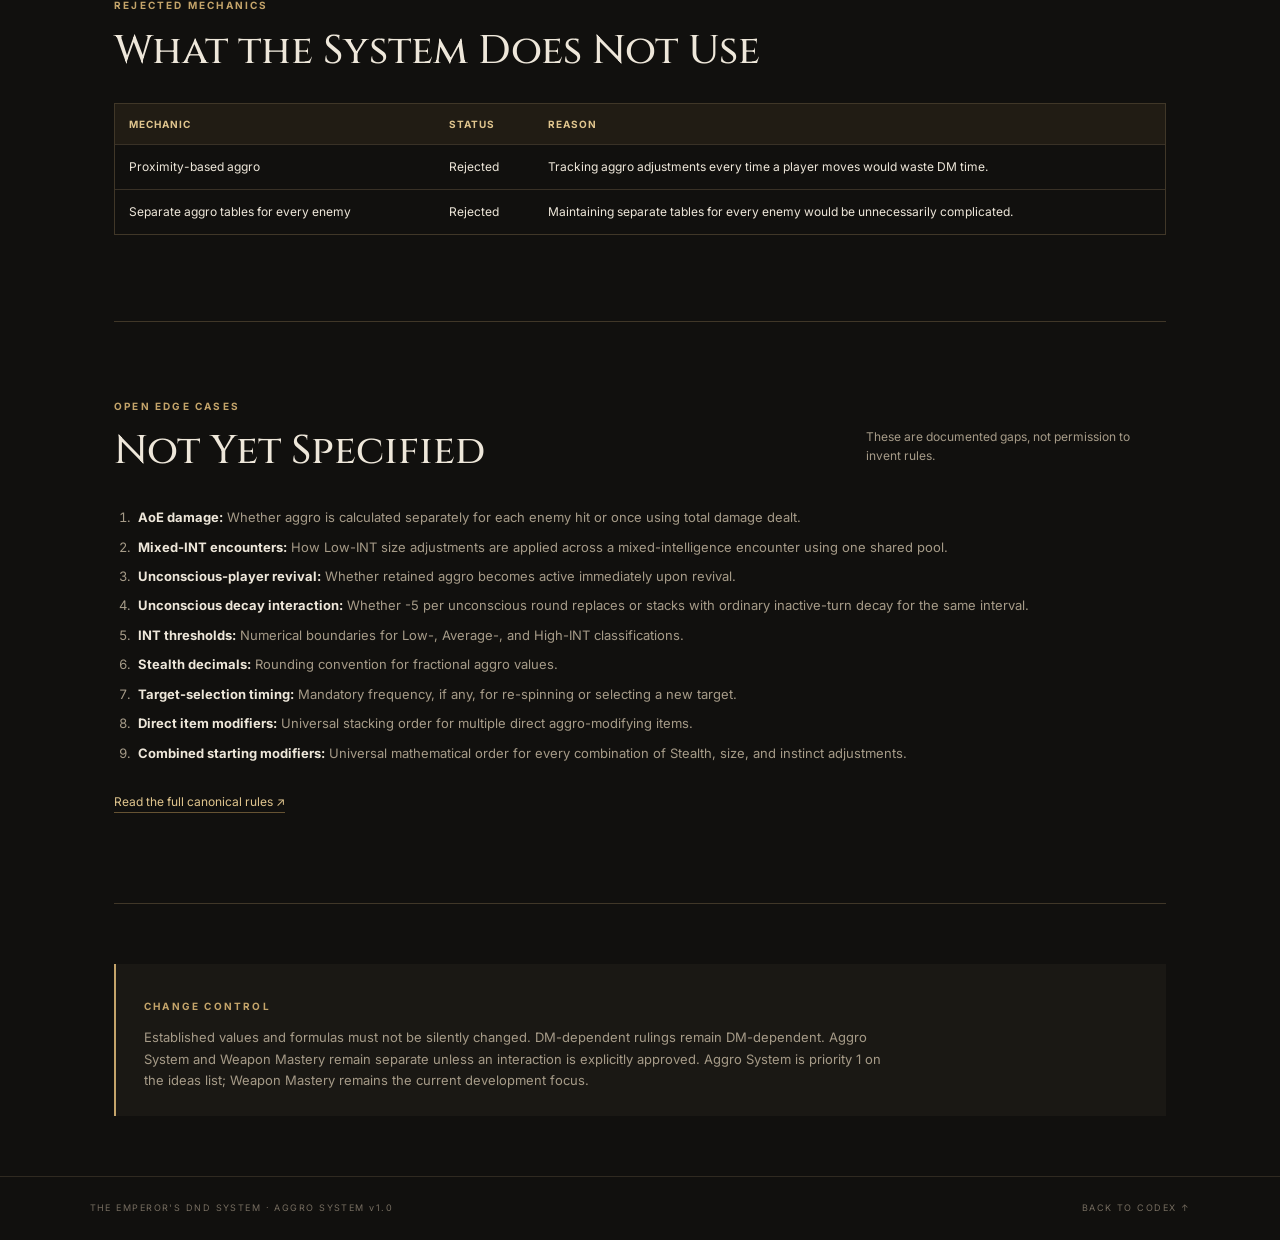
<file: systems/aggro-system.html>
<!doctype html>
<html lang="en">
<head>
  <meta charset="utf-8">
  <meta name="viewport" content="width=device-width, initial-scale=1">
  <meta name="description" content="Full Aggro System rules: all six tiers, Player's Aggro in Combat, Aggro Decay, target selection, enemy behaviour, DM rules, and unresolved edge cases.">
  <title>Aggro System — Full Rules | The Emperor's DND System</title>
  <link rel="stylesheet" href="../assets/css/style.css">
</head>
<body>
  <header class="site-header">
    <a class="wordmark" href="../index.html"><span class="wordmark-mark">✦</span> THE EMPEROR'S <span>DND SYSTEM</span></a>
    <nav aria-label="Main navigation">
      <a href="../index.html">Codex</a>
      <a href="../Weapon%20Master/index.html">Weapon Mastery</a>
      <a class="active" href="aggro-system.html">Aggro</a>
      <a href="https://github.com/NEXMD/THE-EMPERORS-DND-SYSTEM">Repository ↗</a>
    </nav>
  </header>
  <main>
    <section class="page-title">
      <p class="breadcrumb"><a href="../index.html">CODEX</a> / SYSTEMS / AGGRO</p>
      <p class="eyebrow">SYSTEM 02 · FULL RULES · VERSION 1.0</p>
      <h1>AGGRO SYSTEM</h1>
      <p class="subtitle">THREAT · COMBAT PRESSURE · ENEMY TARGETING</p>
      <p class="page-intro">The complete six-tier Aggro System. This page records starting aggro, Stealth, combat accumulation, decay, encounter reset, target selection, enemy behaviour, DM-controlled rules, and unresolved edge cases.</p>
      <p class="status-line"><span class="status">FULL RULES DOCUMENTED</span> Canonical rules are also preserved in the GitHub repository.</p>
      <p><a class="text-link" href="https://github.com/NEXMD/THE-EMPERORS-DND-SYSTEM/blob/main/Aggro%20System/README.md">Open canonical full rules ↗</a> <a class="text-link" href="https://github.com/NEXMD/THE-EMPERORS-DND-SYSTEM/blob/main/Aggro%20System/DM%20Quick%20Reference.md">Open DM quick reference ↗</a> <a class="text-link" href="https://github.com/NEXMD/THE-EMPERORS-DND-SYSTEM/tree/main/Aggro%20System/Archive">Open historical source archive ↗</a></p>
    </section>

    <section class="section-block">
      <div class="section-heading"><div><p class="eyebrow">SYSTEM MAP</p><h2>All Six Tiers</h2></div><p class="section-note">The tiers describe the player's aggro from its starting value through combat and reset.</p></div>
      <div class="system-grid">
        <article class="system-card"><span>TIER 0</span><h3>Base Aggro</h3><p>Every player begins at the same universal reference value.</p><small>100 AGGRO</small></article>
        <article class="system-card"><span>TIER 1</span><h3>Player's Aggro</h3><p>Modified CHA and applicable item effects determine the starting value.</p><small>MINIMUM 30</small></article>
        <article class="system-card"><span>TIER 2</span><h3>Player's Aggro (Stealth)</h3><p>Conditional reduction while the player remains unseen and undetected.</p><small>0–20% REDUCTION</small></article>
        <article class="system-card"><span>TIER 3</span><h3>Player's Aggro in Combat</h3><p>Encounter-start modifiers and accumulated damage, healing, HP-loss and other aggro sources.</p><small>SHARED ENCOUNTER POOL</small></article>
        <article class="system-card"><span>TIER 4</span><h3>Aggro Decay</h3><p>Accumulated aggro decreases when a player does not attack or heal.</p><small>-5 PER TURN / FLOOR 0</small></article>
        <article class="system-card"><span>TIER 5</span><h3>End of Combat</h3><p>Combat-generated aggro is cleared and normal Player's Aggro returns.</p><small>RESET TO TIER 1</small></article>
      </div>
    </section>

    <section class="section-block">
      <div class="section-heading"><div><p class="eyebrow">TIER 0</p><h2>Base Aggro</h2></div></div>
      <div class="formula-panel"><span class="skill-type">UNIVERSAL STARTING VALUE</span><p>Every player begins with 100 Base Aggro.</p></div>
    </section>

    <section class="section-block">
      <div class="section-heading"><div><p class="eyebrow">TIER 1</p><h2>Player's Aggro</h2></div><p class="section-note">Calculate the individual starting value when the character enters combat.</p></div>
      <div class="formula-panel"><span class="skill-type">CHARISMA FORMULA</span><p>A = 100 - 2 × (Modified CHA - 10)</p></div>
      <ul class="rule-list">
        <li>Use the actual Charisma score, not the Charisma modifier.</li>
        <li>CHA 10 is neutral and gives 100 CHA-adjusted aggro.</li>
        <li>Every point above CHA 10 reduces aggro by 2.</li>
        <li>Every point below CHA 10 increases aggro by 2.</li>
        <li>Equipment that changes CHA changes the score used in the formula.</li>
        <li>Items may also have direct aggro effects; apply the item's written effect.</li>
      </ul>
      <div class="table-wrap"><table class="data-table"><thead><tr><th>Modified CHA</th><th>CHA aggro</th><th>Modified CHA</th><th>CHA aggro</th></tr></thead><tbody>
        <tr><td>1</td><td>118</td><td>11</td><td>98</td></tr><tr><td>2</td><td>116</td><td>12</td><td>96</td></tr>
        <tr><td>3</td><td>114</td><td>13</td><td>94</td></tr><tr><td>4</td><td>112</td><td>14</td><td>92</td></tr>
        <tr><td>5</td><td>110</td><td>15</td><td>90</td></tr><tr><td>6</td><td>108</td><td>16</td><td>88</td></tr>
        <tr><td>7</td><td>106</td><td>17</td><td>86</td></tr><tr><td>8</td><td>104</td><td>18</td><td>84</td></tr>
        <tr><td>9</td><td>102</td><td>19</td><td>82</td></tr><tr><td>10</td><td>100</td><td>20</td><td>80</td></tr>
      </tbody></table></div>
      <p class="notice">Minimum Player's Aggro: 30. No maximum has been specified. The minimum of 30 applies to Tier 1 Player's Aggro; it is not the floor used by Aggro Decay.</p>
      <h3 class="table-heading">Equipment example</h3>
      <p class="page-intro">CHA 14 with an item that raises CHA by 2 becomes modified CHA 16: 100 - 2 × (16 - 10) = 88 before any direct aggro item effect.</p>
    </section>

    <section class="section-block">
      <div class="section-heading"><div><p class="eyebrow">TIER 2</p><h2>Player's Aggro (Stealth)</h2></div><p class="section-note">Use the Stealth skill modifier, not the DEX score.</p></div>
      <div class="formula-panel"><span class="skill-type">STEALTH FORMULA</span><p>Stealth Aggro = Player's Aggro × (1 - reduction)</p></div>
      <div class="table-wrap"><table class="data-table"><thead><tr><th>Stealth skill modifier</th><th>Aggro reduction</th><th>Aggro remaining</th></tr></thead><tbody>
        <tr><td>+0 to +1</td><td>0%</td><td>100%</td></tr><tr><td>+2 to +3</td><td>2%</td><td>98%</td></tr>
        <tr><td>+4 to +5</td><td>4%</td><td>96%</td></tr><tr><td>+6 to +7</td><td>6%</td><td>94%</td></tr>
        <tr><td>+8 to +9</td><td>8%</td><td>92%</td></tr><tr><td>+10 to +11</td><td>10%</td><td>90%</td></tr>
        <tr><td>+12 to +13</td><td>12%</td><td>88%</td></tr><tr><td>+14 to +15</td><td>14%</td><td>86%</td></tr>
        <tr><td>+16 to +17</td><td>16%</td><td>84%</td></tr><tr><td>+18 to +19</td><td>18%</td><td>82%</td></tr>
        <tr><td>+20</td><td>20%</td><td>80%</td></tr>
      </tbody></table></div>
      <h3 class="table-heading">When Stealth applies</h3>
      <ul class="rule-list">
        <li>The player must remain unseen and undetected.</li>
        <li>Stealth and CHA reductions can stack.</li>
        <li>Physical interaction or touching an enemy in a way that reveals the player's presence cancels the reduction.</li>
        <li>If the enemy notices or detects the player, the reduction is cancelled.</li>
        <li>Attacking, healing, or performing a support action cancels the Stealth advantage.</li>
      </ul>
      <h3 class="table-heading">When Stealth is lost</h3>
      <p class="page-intro">Restore normal Tier 1 Player's Aggro first. Then add the aggro generated by the action that revealed the player.</p>
      <div class="formula-panel"><span class="skill-type">EXAMPLE</span><p>88 normal Player's Aggro + 20 damage aggro = 108 combat aggro</p></div>
      <p class="notice">The recovered rules do not specify a decimal-rounding convention for Stealth calculations.</p>
    </section>

    <section class="section-block">
      <div class="section-heading"><div><p class="eyebrow">TIER 3</p><h2>Player's Aggro in Combat</h2></div><p class="section-note">The full encounter accumulation tier. Damage, healing, HP-loss, and other listed sources contribute to current encounter aggro.</p></div>
      <p class="page-intro">Start from the applicable Player's Aggro value. Add relevant encounter-start modifiers, then accumulate combat-generated aggro throughout the fight.</p>

      <h3 class="table-heading">A. Creature-size modifier — Low-INT enemies only</h3>
      <p class="page-intro">The size modifier is added at the beginning of combat and only applies against Low-INT enemies. Average-INT and High-INT enemies ignore it.</p>
      <div class="table-wrap"><table class="data-table"><thead><tr><th>Player character size</th><th>Aggro modifier</th></tr></thead><tbody>
        <tr><td>Tiny</td><td>-10</td></tr><tr><td>Small</td><td>-5</td></tr><tr><td>Medium</td><td>0</td></tr><tr><td>Large</td><td>+5</td></tr><tr><td>Huge</td><td>+10</td></tr><tr><td>Gargantuan</td><td>+15</td></tr>
      </tbody></table></div>

      <h3 class="table-heading">B. Enemy instinct bonus — +10%</h3>
      <ul class="rule-list">
        <li>At combat start, the DM identifies the player or players matching the relevant enemy instinct.</li>
        <li>Each DM-selected player receives +10% of their Player's Aggro.</li>
        <li>The bonus is applied once and does not accumulate or repeat every round.</li>
        <li>The bonus raises the player's likelihood of being selected but does not force the enemy to attack them.</li>
        <li>A different player with higher total aggro can still be more likely to be selected.</li>
        <li>In a mixed-species encounter, the DM decides which species' instinct governs the encounter.</li>
      </ul>

      <h3 class="table-heading">C. Intelligent Support Detection</h3>
      <p class="page-intro">An intelligent enemy may identify a player operating in a rear-guard support role. This procedure happens once at the beginning of combat only, not every round.</p>
      <ol class="rule-list">
        <li>The enemy identifies a rear-guard support player.</li>
        <li>The identified player makes a CHA check.</li>
        <li>Success: no additional aggro from this check.</li>
        <li>Failure: the player gains a small additional amount of aggro.</li>
      </ol>
      <p class="notice">The DM determines the CHA check DC, the failure aggro amount, and whether the enemy can identify the support player in the situation. Examples include intelligent humanoids, demons, hunters, elves, humanoid tacticians, and other enemies capable of tactical reasoning.</p>

      <h3 class="table-heading">D. Damage-generated aggro</h3>
      <div class="table-wrap"><table class="data-table"><thead><tr><th>Character type</th><th>Conversion</th><th>40 damage example</th></tr></thead><tbody>
        <tr><td>Normal character</td><td>1 damage = 1 aggro</td><td>+40</td></tr>
        <tr><td>Tank</td><td>1 damage = 2 aggro</td><td>+80</td></tr>
      </tbody></table></div>
      <p class="notice">The Tank multiplier compensates for typically lower damage output and helps Tanks maintain enemy attention. It applies to damage-generated aggro only.</p>

      <h3 class="table-heading">E. Healing-generated aggro</h3>
      <div class="formula-panel"><span class="skill-type">HEALING CONVERSION</span><p>1 effective HP restored = +1 aggro to the healer</p></div>
      <ul class="rule-list">
        <li>Only effective HP actually restored counts.</li>
        <li>Overhealing generates 0 aggro.</li>
        <li>The healer receives the healing aggro; the healed player receives 0 from that healing.</li>
        <li>A healer may become the highest-aggro player if accumulated healing exceeds other players' accumulated aggro.</li>
      </ul>

      <h3 class="table-heading">F. HP-loss aggro</h3>
      <div class="formula-panel"><span class="skill-type">CALCULATE EACH SEPARATE DAMAGE EVENT · ROUND DOWN</span><p>HP-loss aggro = floor(HP lost in that event ÷ 5)</p></div>
      <div class="table-wrap"><table class="data-table"><thead><tr><th>HP lost in one event</th><th>Calculation</th><th>Aggro gained</th></tr></thead><tbody>
        <tr><td>5</td><td>floor(5 ÷ 5)</td><td>+1</td></tr><tr><td>10</td><td>floor(10 ÷ 5)</td><td>+2</td></tr>
        <tr><td>20</td><td>floor(20 ÷ 5)</td><td>+4</td></tr><tr><td>37</td><td>floor(37 ÷ 5)</td><td>+7</td></tr>
        <tr><td>50</td><td>floor(50 ÷ 5)</td><td>+10</td></tr><tr><td>100</td><td>floor(100 ÷ 5)</td><td>+20</td></tr>
      </tbody></table></div>
      <ul class="rule-list">
        <li>Calculate every separate damage event separately and round down each event before adding it to the total.</li>
        <li>Intentionally taking damage to generate aggro is allowed under the current design; it is a tactical trade-off because it endangers the player.</li>
      </ul>

      <h3 class="table-heading">G. Damage-over-time exclusion</h3>
      <p class="page-intro">Poison damage, burning damage, and other ongoing damage-over-time effects generate no aggro.</p>

      <h3 class="table-heading">H. Taunts and aggro manipulation</h3>
      <div class="table-wrap"><table class="data-table"><thead><tr><th>Taunt strength</th><th>Additional aggro</th></tr></thead><tbody>
        <tr><td>Minor</td><td>+5 to +10</td></tr><tr><td>Moderate</td><td>+11 to +20</td></tr>
        <tr><td>Strong</td><td>+21 to +30</td></tr><tr><td>Exceptional</td><td>+31 to +40</td></tr>
      </tbody></table></div>
      <p class="notice">The DM decides whether the enemy responds, which category applies, and the exact amount within the range. A taunt adds aggro; it does not force an enemy to target the taunter.</p>

      <h3 class="table-heading">I. Shared aggro pool</h3>
      <p class="page-intro">All enemies in one encounter use one shared aggro pool. There are no separate aggro tables for individual enemies. All combat sources are accumulated on the player's encounter aggro value.</p>

      <h3 class="table-heading">J. Target selection — weighted spin wheel</h3>
      <div class="formula-panel"><span class="skill-type">PLAYER'S SPIN-WHEEL SHARE</span><p>P = (Player's current aggro ÷ Total party aggro) × 100%</p></div>
      <ol class="rule-list">
        <li>Determine each party member's current aggro.</li>
        <li>Add all party members' values to get total party aggro.</li>
        <li>Calculate each player's percentage from their share of the total.</li>
        <li>Set the spin-wheel weights using those percentages.</li>
        <li>Spin the wheel to select the target.</li>
      </ol>
      <p class="page-intro">The highest-aggro player has the highest probability, not a guarantee. A healer can become the most likely target if their healing aggro overtakes another player's damage aggro. Aggro changes alter the weights; they do not automatically force a target switch.</p>
      <p class="notice">The mandatory frequency for re-spinning or reselecting a target is not specified. The DM decides when a new target selection is required.</p>

      <h3 class="table-heading">K. Aggro ties</h3>
      <p class="page-intro">When multiple players have equal aggro, the DM decides which player the enemy targets.</p>
    </section>

    <section class="section-block">
      <div class="section-heading"><div><p class="eyebrow">TIER 4</p><h2>Aggro Decay</h2></div><p class="section-note">This is a separate tier. Its floor is 0, not the Tier 1 minimum of 30.</p></div>
      <div class="formula-panel"><span class="skill-type">NORMAL DECAY</span><p>Current accumulated aggro - 5 per turn without attacking or healing</p></div>
      <div class="table-wrap"><table class="data-table"><thead><tr><th>Player action</th><th>Prevents the -5 decay?</th></tr></thead><tbody>
        <tr><td>Attacking</td><td>Yes</td></tr><tr><td>Healing</td><td>Yes</td></tr>
        <tr><td>Movement</td><td>No</td></tr><tr><td>Defensive action</td><td>No</td></tr>
        <tr><td>Utility action</td><td>No</td></tr><tr><td>Doing nothing</td><td>No</td></tr>
      </tbody></table></div>
      <ul class="rule-list">
        <li>Defensive or utility actions only prevent decay if they also involve attacking or healing.</li>
        <li>Decay affects all accumulated aggro: Base Aggro, damage, healing, HP-loss, taunt, and other accumulated factors.</li>
        <li>Aggro cannot fall below 0.</li>
        <li>Small attacks can reset decay. This is an intentional trade-off because attacking can endanger teammates.</li>
      </ul>
      <h3 class="table-heading">Unconscious players</h3>
      <ul class="rule-list">
        <li>A player at 0 HP retains accumulated aggro.</li>
        <li>An unconscious player cannot generate additional aggro.</li>
        <li>An unconscious player loses 5 aggro per round while unconscious.</li>
        <li>Aggro cannot fall below 0.</li>
      </ul>
      <p class="notice">Unresolved: whether retained aggro becomes active immediately upon revival, and whether the unconscious -5 per round stacks with ordinary inactive-turn decay for the same interval. These points require a DM ruling; they are not silently decided here.</p>
    </section>

    <section class="section-block">
      <div class="section-heading"><div><p class="eyebrow">TIER 5</p><h2>End of Combat</h2></div></div>
      <div class="formula-panel"><span class="skill-type">RESET RULE</span><p>Accumulated Combat Aggro → normal Tier 1 Player's Aggro</p></div>
      <p class="page-intro">When combat ends, each player's accumulated combat aggro is cleared. The next encounter begins from normal Player's Aggro, recalculated using current CHA and applicable equipment. Combat-generated aggro does not carry over.</p>
    </section>

    <section class="section-block">
      <div class="section-heading"><div><p class="eyebrow">ENEMY BEHAVIOUR</p><h2>Enemy Instincts</h2></div><p class="section-note">These are tendencies, not mandatory target rules.</p></div>
      <div class="table-wrap"><table class="data-table"><thead><tr><th>Creature / enemy type</th><th>Example instinct</th></tr></thead><tbody>
        <tr><td>Wolves</td><td>Wounded targets; isolated targets</td></tr><tr><td>Goblins</td><td>Vulnerable-looking targets</td></tr>
        <tr><td>Spiders</td><td>Restrained targets; trapped targets</td></tr><tr><td>Dragons</td><td>Greatest perceived threat</td></tr>
        <tr><td>Assassins and Hunters</td><td>Rear-guard support; strategically important targets</td></tr><tr><td>Undead</td><td>Closest living target</td></tr>
        <tr><td>Predatory Beasts</td><td>Weakest-looking targets</td></tr><tr><td>Demons</td><td>Magical threats; strategically important targets</td></tr>
      </tbody></table></div>
      <p class="notice">At combat start, DM-selected instinct targets receive the non-stacking +10% of Player's Aggro bonus. The DM decides which instinct governs a mixed-species encounter. Highest aggro can still be more likely to be selected.</p>
    </section>

    <section class="section-block">
      <div class="section-heading"><div><p class="eyebrow">ENEMY INTELLIGENCE</p><h2>Low-, Average- and High-INT Enemies</h2></div></div>
      <div class="table-wrap"><table class="data-table"><thead><tr><th>Category</th><th>Behaviour</th><th>Size modifier</th></tr></thead><tbody>
        <tr><td>Low-INT</td><td>More influenced by physical presence and instinctive targeting.</td><td>Applies</td></tr>
        <tr><td>Average-INT</td><td>Uses the general aggro system without size-based adjustments.</td><td>Ignored</td></tr>
        <tr><td>High-INT</td><td>Can reason, identify rear-guard support, and use tactical targeting behaviour.</td><td>Ignored</td></tr>
      </tbody></table></div>
      <p class="notice">No numerical INT thresholds are established. The DM classifies enemies and may design special targeting behaviour for intelligent creatures.</p>
    </section>

    <section class="section-block">
      <div class="section-heading"><div><p class="eyebrow">DM CONTROL</p><h2>DM-Dependent Decisions</h2></div></div>
      <ul class="rule-list">
        <li>Which instinct governs an encounter, especially when multiple species are present.</li>
        <li>Which players match an enemy's instinct.</li>
        <li>Whether an intelligent enemy can identify a rear-guard support player.</li>
        <li>The CHA check DC and failure aggro for Intelligent Support Detection.</li>
        <li>Whether a taunt works, its category, and the exact amount within its approved range.</li>
        <li>Which player is targeted when multiple players have equal aggro.</li>
        <li>When a new target selection is required.</li>
        <li>Special enemy behaviour based on intelligence, species, personality, and encounter design.</li>
      </ul>
    </section>

    <section class="section-block">
      <div class="section-heading"><div><p class="eyebrow">REJECTED MECHANICS</p><h2>What the System Does Not Use</h2></div></div>
      <div class="table-wrap"><table class="data-table"><thead><tr><th>Mechanic</th><th>Status</th><th>Reason</th></tr></thead><tbody>
        <tr><td>Proximity-based aggro</td><td>Rejected</td><td>Tracking aggro adjustments every time a player moves would waste DM time.</td></tr>
        <tr><td>Separate aggro tables for every enemy</td><td>Rejected</td><td>Maintaining separate tables for every enemy would be unnecessarily complicated.</td></tr>
      </tbody></table></div>
    </section>

    <section class="section-block">
      <div class="section-heading"><div><p class="eyebrow">OPEN EDGE CASES</p><h2>Not Yet Specified</h2></div><p class="section-note">These are documented gaps, not permission to invent rules.</p></div>
      <ol class="rule-list">
        <li><strong>AoE damage:</strong> Whether aggro is calculated separately for each enemy hit or once using total damage dealt.</li>
        <li><strong>Mixed-INT encounters:</strong> How Low-INT size adjustments are applied across a mixed-intelligence encounter using one shared pool.</li>
        <li><strong>Unconscious-player revival:</strong> Whether retained aggro becomes active immediately upon revival.</li>
        <li><strong>Unconscious decay interaction:</strong> Whether -5 per unconscious round replaces or stacks with ordinary inactive-turn decay for the same interval.</li>
        <li><strong>INT thresholds:</strong> Numerical boundaries for Low-, Average-, and High-INT classifications.</li>
        <li><strong>Stealth decimals:</strong> Rounding convention for fractional aggro values.</li>
        <li><strong>Target-selection timing:</strong> Mandatory frequency, if any, for re-spinning or selecting a new target.</li>
        <li><strong>Direct item modifiers:</strong> Universal stacking order for multiple direct aggro-modifying items.</li>
        <li><strong>Combined starting modifiers:</strong> Universal mathematical order for every combination of Stealth, size, and instinct adjustments.</li>
      </ol>
      <p><a class="text-link" href="https://github.com/NEXMD/THE-EMPERORS-DND-SYSTEM/blob/main/Aggro%20System/README.md">Read the full canonical rules ↗</a></p>
    </section>

    <section class="archive-note">
      <p class="eyebrow">CHANGE CONTROL</p>
      <p>Established values and formulas must not be silently changed. DM-dependent rulings remain DM-dependent. Aggro System and Weapon Mastery remain separate unless an interaction is explicitly approved. Aggro System is priority 1 on the ideas list; Weapon Mastery remains the current development focus.</p>
    </section>
  </main>
  <footer class="site-footer">
    <span>THE EMPEROR'S DND SYSTEM · AGGRO SYSTEM v1.0</span>
    <span><a href="../index.html">BACK TO CODEX ↑</a></span>
  </footer>
</body>
</html>
</file>
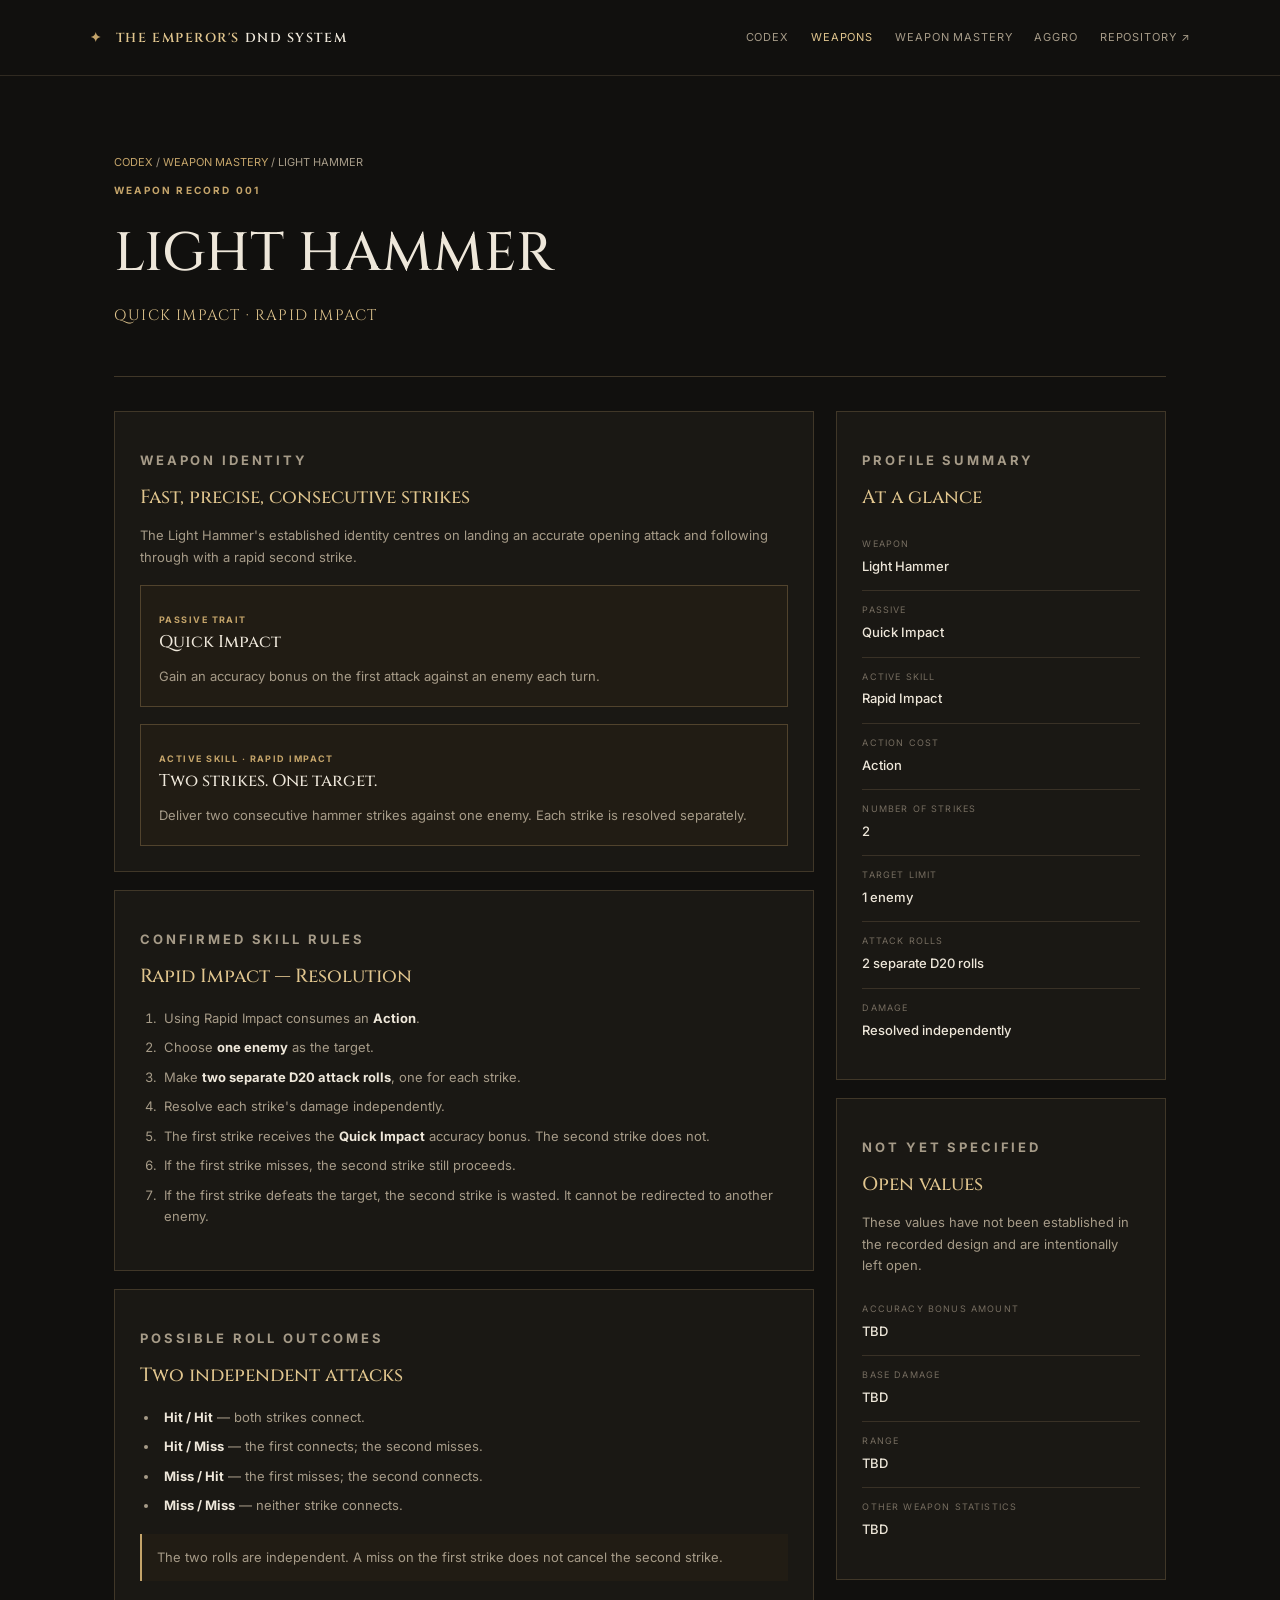
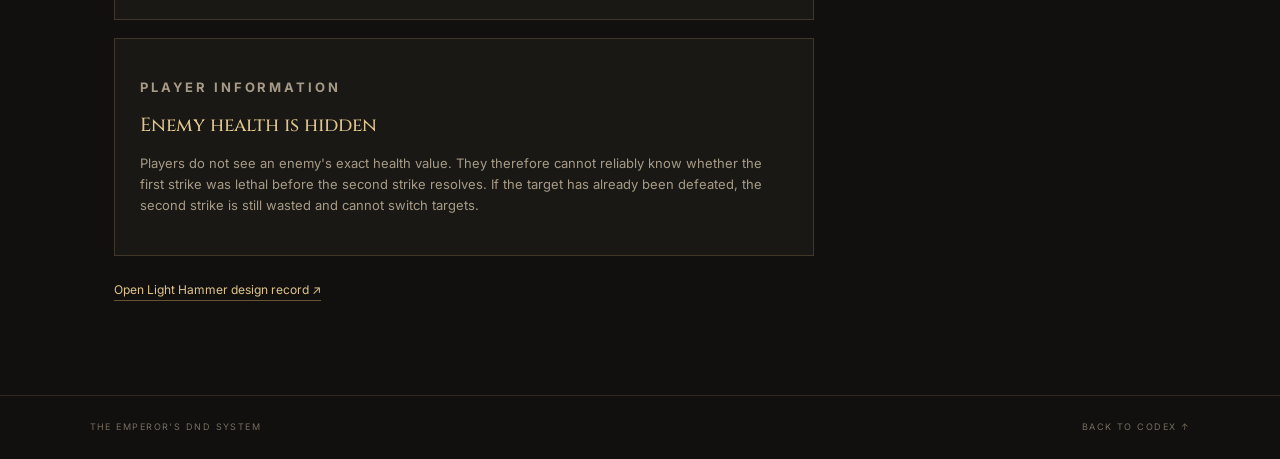
<file: weapons/light-hammer.html>
<!doctype html>
<html lang="en">
<head>
  <meta charset="utf-8">
  <meta name="viewport" content="width=device-width, initial-scale=1">
  <meta name="description" content="Light Hammer weapon profile: Quick Impact and Rapid Impact.">
  <title>Light Hammer | The Emperor's DND System</title>
  <link rel="stylesheet" href="../assets/css/style.css">
</head>
<body>
  <header class="site-header">
    <a class="wordmark" href="../index.html"><span class="wordmark-mark">✦</span> THE EMPEROR'S <span>DND SYSTEM</span></a>
    <nav aria-label="Main navigation">
      <a href="../index.html">Codex</a>
      <a class="active" href="../index.html#weapons">Weapons</a>
      <a href="../Weapon%20Master/index.html">Weapon Mastery</a>
      <a href="../systems/aggro-system.html">Aggro</a>
      <a href="https://github.com/NEXMD/THE-EMPERORS-DND-SYSTEM">Repository ↗</a>
    </nav>
  </header>
  <main>
    <section class="page-title">
      <p class="breadcrumb"><a href="../index.html">CODEX</a> / <a href="../Weapon%20Master/index.html">WEAPON MASTERY</a> / LIGHT HAMMER</p>
      <p class="eyebrow">WEAPON RECORD 001</p>
      <h1>LIGHT HAMMER</h1>
      <p class="subtitle">QUICK IMPACT · RAPID IMPACT</p>
    </section>

    <div class="profile-layout">
      <div>
        <section class="content-panel">
          <p class="eyebrow">WEAPON IDENTITY</p>
          <h2>Fast, precise, consecutive strikes</h2>
          <p>The Light Hammer's established identity centres on landing an accurate opening attack and following through with a rapid second strike.</p>
          <div class="skill-block">
            <span class="skill-type">PASSIVE TRAIT</span>
            <h3>Quick Impact</h3>
            <p>Gain an accuracy bonus on the first attack against an enemy each turn.</p>
          </div>
          <div class="skill-block">
            <span class="skill-type">ACTIVE SKILL · RAPID IMPACT</span>
            <h3>Two strikes. One target.</h3>
            <p>Deliver two consecutive hammer strikes against one enemy. Each strike is resolved separately.</p>
          </div>
        </section>

        <section class="content-panel">
          <p class="eyebrow">CONFIRMED SKILL RULES</p>
          <h2>Rapid Impact — Resolution</h2>
          <ol class="rule-list">
            <li>Using Rapid Impact consumes an <strong>Action</strong>.</li>
            <li>Choose <strong>one enemy</strong> as the target.</li>
            <li>Make <strong>two separate D20 attack rolls</strong>, one for each strike.</li>
            <li>Resolve each strike's damage independently.</li>
            <li>The first strike receives the <strong>Quick Impact</strong> accuracy bonus. The second strike does not.</li>
            <li>If the first strike misses, the second strike still proceeds.</li>
            <li>If the first strike defeats the target, the second strike is wasted. It cannot be redirected to another enemy.</li>
          </ol>
        </section>

        <section class="content-panel">
          <p class="eyebrow">POSSIBLE ROLL OUTCOMES</p>
          <h2>Two independent attacks</h2>
          <ul class="rule-list">
            <li><strong>Hit / Hit</strong> — both strikes connect.</li>
            <li><strong>Hit / Miss</strong> — the first connects; the second misses.</li>
            <li><strong>Miss / Hit</strong> — the first misses; the second connects.</li>
            <li><strong>Miss / Miss</strong> — neither strike connects.</li>
          </ul>
          <p class="notice">The two rolls are independent. A miss on the first strike does not cancel the second strike.</p>
        </section>

        <section class="content-panel">
          <p class="eyebrow">PLAYER INFORMATION</p>
          <h2>Enemy health is hidden</h2>
          <p>Players do not see an enemy's exact health value. They therefore cannot reliably know whether the first strike was lethal before the second strike resolves. If the target has already been defeated, the second strike is still wasted and cannot switch targets.</p>
        </section>
        <p><a class="text-link" href="https://github.com/NEXMD/THE-EMPERORS-DND-SYSTEM/blob/main/Weapon%20Master/Weapons/Light%20Hammer.md">Open Light Hammer design record ↗</a></p>
      </div>

      <aside>
        <section class="side-panel">
          <p class="eyebrow">PROFILE SUMMARY</p>
          <h2>At a glance</h2>
          <div class="fact-row"><span>Weapon</span><strong>Light Hammer</strong></div>
          <div class="fact-row"><span>Passive</span><strong>Quick Impact</strong></div>
          <div class="fact-row"><span>Active skill</span><strong>Rapid Impact</strong></div>
          <div class="fact-row"><span>Action cost</span><strong>Action</strong></div>
          <div class="fact-row"><span>Number of strikes</span><strong>2</strong></div>
          <div class="fact-row"><span>Target limit</span><strong>1 enemy</strong></div>
          <div class="fact-row"><span>Attack rolls</span><strong>2 separate D20 rolls</strong></div>
          <div class="fact-row"><span>Damage</span><strong>Resolved independently</strong></div>
        </section>
        <section class="side-panel" style="margin-top:18px">
          <p class="eyebrow">NOT YET SPECIFIED</p>
          <h2>Open values</h2>
          <p>These values have not been established in the recorded design and are intentionally left open.</p>
          <div class="fact-row"><span>Accuracy bonus amount</span><strong>TBD</strong></div>
          <div class="fact-row"><span>Base damage</span><strong>TBD</strong></div>
          <div class="fact-row"><span>Range</span><strong>TBD</strong></div>
          <div class="fact-row"><span>Other weapon statistics</span><strong>TBD</strong></div>
        </section>
      </aside>
    </div>
  </main>
  <footer class="site-footer">
    <span>THE EMPEROR'S DND SYSTEM</span>
    <span><a href="../index.html">BACK TO CODEX ↑</a></span>
  </footer>
</body>
</html>
</file>
<file: assets/css/style.css>
@import url('https://fonts.googleapis.com/css2?family=Cinzel:wght@400;500;600;700&family=Inter:wght@400;500;600;700&display=swap');

:root {
  color-scheme: dark;
  --bg: #11100e;
  --panel: #1a1814;
  --panel-soft: #211e18;
  --line: #403728;
  --gold: #c4a46a;
  --gold-bright: #e0c58e;
  --text: #eee7da;
  --muted: #a69b88;
  --faint: #766d60;
  --serif: 'Cinzel', Georgia, serif;
  --sans: 'Inter', Arial, sans-serif;
}
* { box-sizing: border-box; }
html { scroll-behavior: smooth; }
body { margin: 0; background: var(--bg); color: var(--text); font-family: var(--sans); line-height: 1.65; }
a { color: inherit; text-decoration: none; }
.site-header { min-height: 76px; padding: 0 7vw; display: flex; align-items: center; justify-content: space-between; gap: 24px; border-bottom: 1px solid #302a21; background: rgba(17,16,14,.96); }
.wordmark { font: 600 13px var(--serif); letter-spacing: .12em; color: var(--gold-bright); white-space: nowrap; }
.wordmark span:last-child { color: var(--text); }
.wordmark-mark { color: var(--gold); margin-right: 9px; }
nav { display: flex; gap: 22px; align-items: center; }
nav a { color: var(--muted); font-size: 11px; letter-spacing: .08em; text-transform: uppercase; }
nav a:hover, nav a.active { color: var(--gold-bright); }
main { max-width: 1120px; margin: 0 auto; padding: 0 34px; }
.hero { min-height: 480px; padding: 100px 0 82px; position: relative; border-bottom: 1px solid var(--line); overflow: hidden; }
.eyebrow, .card-kicker { color: var(--gold); font-size: 10px; font-weight: 700; letter-spacing: .22em; text-transform: uppercase; }
.hero h1 { margin: 22px 0 18px; font: 500 clamp(38px, 7vw, 76px)/1.14 var(--serif); letter-spacing: .045em; }
.hero h1 em { color: var(--gold-bright); font-style: normal; }
.hero-copy { max-width: 530px; color: var(--muted); font-size: 15px; }
.primary-link { display: inline-flex; gap: 30px; align-items: center; margin-top: 28px; padding: 13px 18px; border: 1px solid var(--gold); color: var(--gold-bright); font-size: 11px; font-weight: 700; letter-spacing: .14em; }
.primary-link:hover { background: rgba(196,164,106,.1); }
.primary-link span { font-size: 17px; }
.hero-ornament { position: absolute; right: 7%; top: 100px; color: rgba(196,164,106,.13); font-size: clamp(130px, 24vw, 280px); line-height: 1; }
.section-block { padding: 66px 0; border-bottom: 1px solid var(--line); }
.section-heading { display: flex; justify-content: space-between; align-items: end; gap: 30px; margin-bottom: 25px; }
.section-heading h2, .page-title h1 { margin: 5px 0 0; font: 500 clamp(27px, 4vw, 40px) var(--serif); }
.section-note { max-width: 300px; color: var(--muted); font-size: 12px; }
.weapon-card { display: flex; align-items: center; gap: 25px; padding: 25px 28px; border: 1px solid var(--line); background: linear-gradient(110deg, var(--panel), #171511); transition: border-color .2s, transform .2s; }
.weapon-card:hover { border-color: var(--gold); transform: translateY(-2px); }
.weapon-symbol { width: 76px; height: 76px; display: grid; place-items: center; border: 1px solid #59482d; color: var(--gold-bright); font-size: 34px; background: #211c14; }
.weapon-card-copy { flex: 1; }
.card-kicker { margin: 0 0 3px; font-size: 9px; }
.weapon-card h3 { margin: 0; font: 500 24px var(--serif); }
.weapon-card-copy p:last-child { margin: 4px 0 0; color: var(--muted); font-size: 12px; }
.weapon-card-end { display: flex; align-items: center; gap: 24px; }
.status { padding: 5px 8px; border: 1px solid #665333; color: var(--gold-bright); font-size: 9px; letter-spacing: .12em; }
.arrow { color: var(--gold); font-size: 20px; }
.system-grid { display: grid; grid-template-columns: repeat(3, 1fr); gap: 14px; }
.system-grid.two { grid-template-columns: repeat(2, minmax(0, 1fr)); }
.system-card { min-height: 185px; padding: 22px; border: 1px solid var(--line); background: var(--panel); }
.system-card > span { color: var(--gold); font: 12px var(--serif); }
.system-card h3 { margin: 18px 0 7px; font: 500 17px var(--serif); }
.system-card p { min-height: 48px; color: var(--muted); font-size: 12px; }
.system-card small { color: var(--faint); font-size: 9px; letter-spacing: .14em; }
.system-card-link { display: block; transition: border-color .2s, transform .2s; }
.system-card-link:hover { border-color: var(--gold); transform: translateY(-2px); }
.archive-note { margin: 60px 0; padding: 24px 28px; border-left: 2px solid var(--gold); background: var(--panel); }
.archive-note p:last-child { max-width: 760px; margin-bottom: 0; color: var(--muted); font-size: 13px; }
.site-footer { padding: 24px 7vw; display: flex; justify-content: space-between; gap: 20px; border-top: 1px solid #302a21; color: var(--faint); font-size: 9px; letter-spacing: .16em; }
.page-title { padding: 66px 0 35px; border-bottom: 1px solid var(--line); }
.breadcrumb { color: var(--muted); font-size: 11px; }
.breadcrumb a { color: var(--gold); }
.page-title h1 { margin-top: 18px; font-size: clamp(34px, 5vw, 54px); }
.subtitle { color: var(--gold-bright); font: 15px var(--serif); letter-spacing: .08em; }
.page-intro { max-width: 760px; color: var(--muted); font-size: 14px; }
.status-line { display: flex; align-items: center; flex-wrap: wrap; gap: 12px; color: var(--muted); font-size: 11px; }
.profile-layout { display: grid; grid-template-columns: minmax(0, 1.7fr) minmax(220px, .8fr); gap: 22px; padding: 34px 0 70px; }
.content-panel, .side-panel { padding: 25px; border: 1px solid var(--line); background: var(--panel); }
.content-panel + .content-panel { margin-top: 18px; }
.content-panel h2, .side-panel h2 { margin: 0 0 15px; font: 500 19px var(--serif); color: var(--gold-bright); }
.content-panel p, .side-panel p { color: var(--muted); font-size: 13px; }
.skill-block { margin-top: 17px; padding: 18px; border: 1px solid #51432d; background: #211c14; }
.skill-block h3 { margin: 0; font: 500 17px var(--serif); }
.skill-type { color: var(--gold); font-size: 9px; font-weight: 700; letter-spacing: .16em; }
.skill-block p { margin-bottom: 0; }
.rule-list { padding-left: 19px; color: var(--muted); font-size: 13px; }
.rule-list li { padding: 4px 0 4px 5px; }
.rule-list strong { color: var(--text); }
.fact-row { padding: 12px 0; border-bottom: 1px solid #393126; }
.fact-row:last-child { border-bottom: 0; }
.fact-row span { display: block; color: var(--faint); font-size: 9px; letter-spacing: .13em; text-transform: uppercase; }
.fact-row strong { color: var(--text); font-size: 13px; font-weight: 500; }
.notice { padding: 13px 15px; border-left: 2px solid var(--gold); background: #211c14; color: var(--muted); font-size: 12px; }
.table-wrap { width: 100%; overflow-x: auto; margin: 20px 0; border: 1px solid var(--line); }
.data-table { width: 100%; min-width: 620px; border-collapse: collapse; text-align: left; font-size: 12px; }
.data-table th { color: var(--gold-bright); background: #211c14; font-size: 10px; letter-spacing: .1em; text-transform: uppercase; }
.data-table th, .data-table td { padding: 12px 14px; border-bottom: 1px solid #393126; vertical-align: top; }
.data-table tbody tr:last-child td { border-bottom: 0; }
.data-table tbody tr:hover { background: rgba(196,164,106,.045); }
.table-heading { margin: 28px 0 10px; color: var(--gold-bright); font: 500 16px var(--serif); }
.text-link { display: inline-block; margin: 8px 10px 8px 0; color: var(--gold-bright); font-size: 12px; border-bottom: 1px solid #665333; }
.text-link:hover { color: var(--text); }
.feature-stat { display: flex; align-items: baseline; gap: 18px; padding: 20px 24px; border: 1px solid var(--line); background: var(--panel); }
.feature-stat strong { color: var(--gold-bright); font: 500 54px var(--serif); }
.feature-stat span { color: var(--muted); font-size: 10px; letter-spacing: .16em; }
.formula-panel { margin: 22px 0 12px; padding: 20px 22px; border: 1px solid #51432d; background: #211c14; }
.formula-panel p { margin: 8px 0 0; color: var(--gold-bright); font: 500 22px var(--serif); }
.roadmap-list { list-style: none; margin: 20px 0; padding: 0; }
.roadmap-list li { display: flex; align-items: center; gap: 18px; padding: 15px 18px; border-bottom: 1px solid var(--line); background: var(--panel); }
.roadmap-list li > span { color: var(--gold); font: 15px var(--serif); }
.roadmap-list li div { display: flex; justify-content: space-between; align-items: center; flex: 1; gap: 15px; }
.roadmap-list li strong { font-size: 13px; font-weight: 500; }
.roadmap-list li small { color: var(--faint); font-size: 9px; letter-spacing: .12em; }
.roadmap-list li.complete small { color: #91a57a; }
.roadmap-list li.current { border-left: 2px solid var(--gold); background: #211c14; }
@media (max-width: 720px) {
  .site-header { padding: 18px 22px; align-items: flex-start; flex-direction: column; }
  nav { flex-wrap: wrap; gap: 13px 17px; }
  main { padding: 0 22px; }
  .hero { min-height: 420px; padding-top: 75px; }
  .hero-ornament { right: 0; top: 190px; }
  .section-heading { align-items: flex-start; flex-direction: column; gap: 5px; }
  .weapon-card { gap: 14px; padding: 17px; }
  .weapon-symbol { width: 54px; height: 54px; font-size: 25px; }
  .weapon-card h3 { font-size: 19px; }
  .weapon-card-end { gap: 8px; flex-direction: column; align-items: flex-end; }
  .system-grid, .system-grid.two, .profile-layout { grid-template-columns: 1fr; }
  .system-card { min-height: 0; }
  .site-footer { padding: 20px 22px; flex-direction: column; }
  .roadmap-list li div { align-items: flex-start; flex-direction: column; gap: 2px; }
}
</file>
